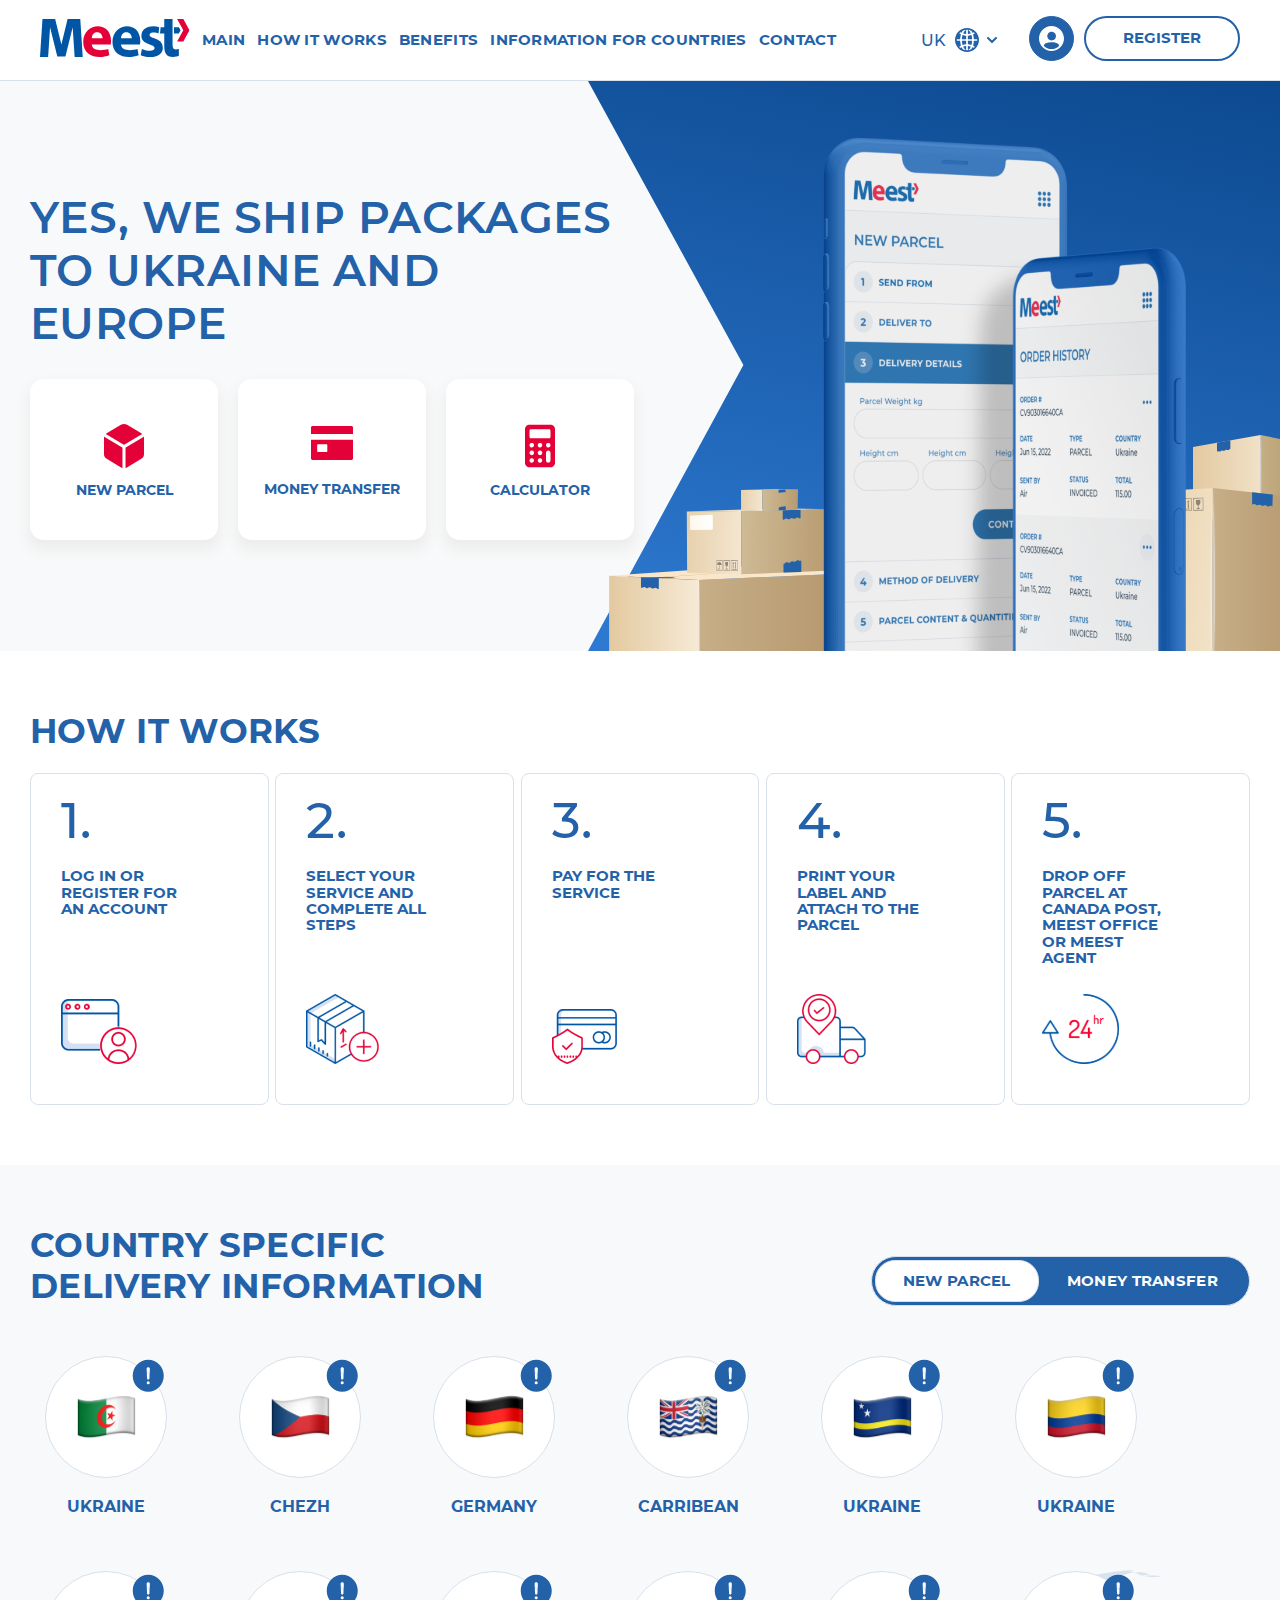
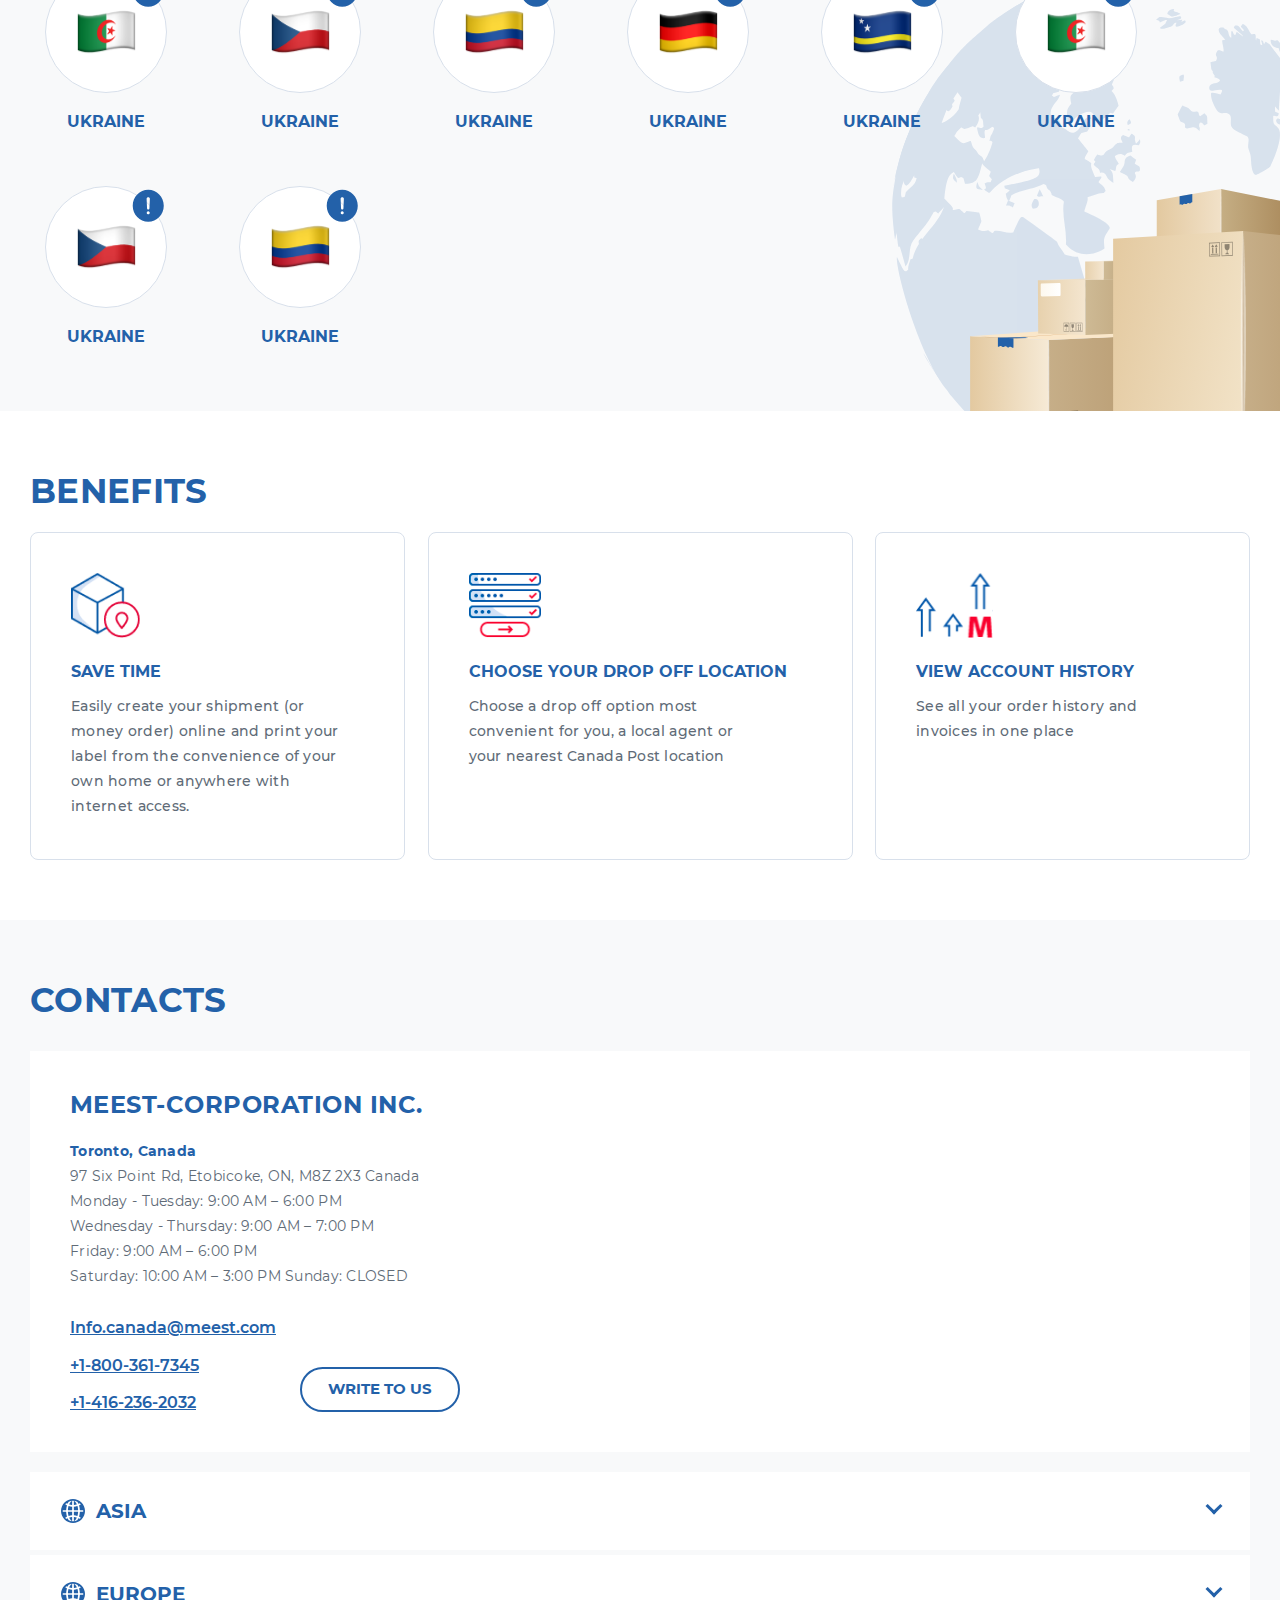
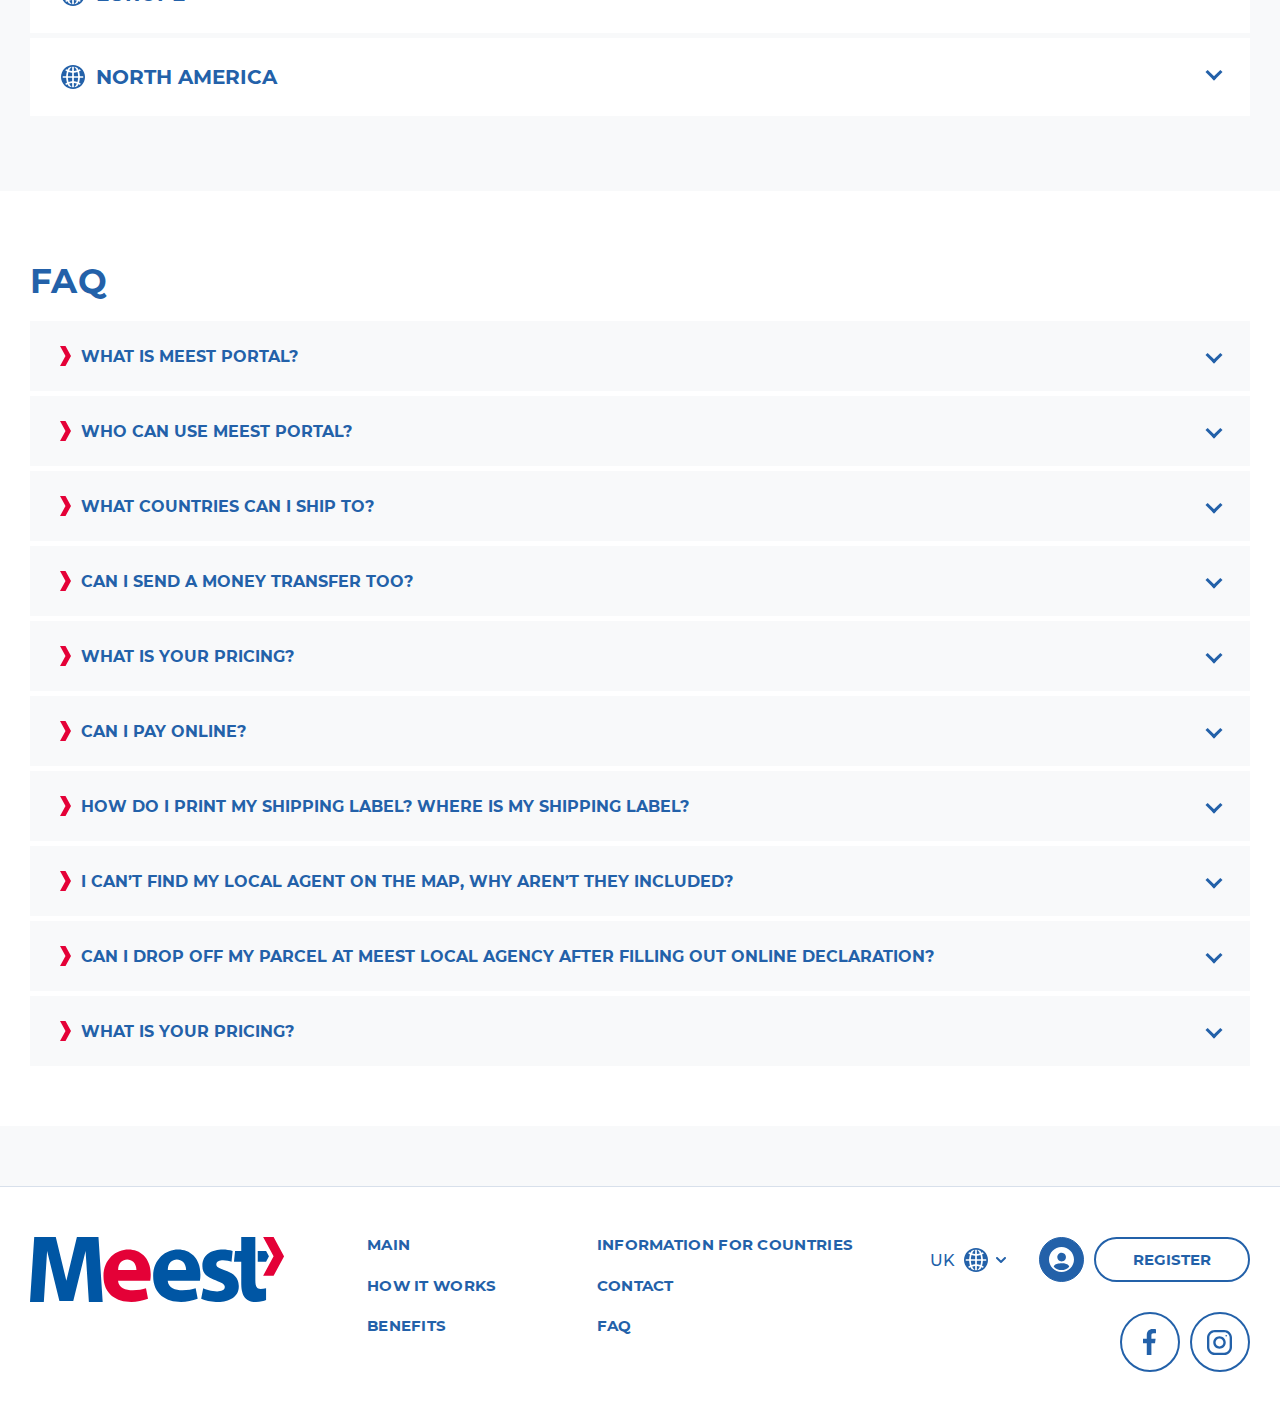
<file: index.html>
<!DOCTYPE html>
<html lang="en">

<head>
    <meta charset="UTF-8">
    <meta http-equiv="X-UA-Compatible" content="IE=edge">
    <meta name="viewport" content="width=device-width, initial-scale=1.0">
    <title>meest-express</title>
    <link rel="stylesheet" href="./styles/font.css">
    <link rel="stylesheet" href="./styles/style.css">
    <link rel="stylesheet" href="./styles/variables.css">
    <link rel="stylesheet" href="./styles/modal.css">
</head>

<body>
    <header class="header">
        <a href=""><img class="logo" src="./images/logo.svg" alt="logo"></a>
        <label for="mobile-menu" class="toggled"></label>
        <input type="checkbox" id="mobile-menu" class="hidden">
        <div id="icon2">
            <span></span>
            <span></span>
            <span></span>
            <span></span>
            <span></span>
            <span></span>
            <span></span>
            <span></span>
            <span></span>
        </div>
        <div class="header-container">
            <div class="navigation">
                <div class="mobile__menu-button">
                    <a href="https://www.mymeest.ca/MeestPortal/login" target="_blank" class="credentials__avatar">
                        <img class="credentials__avatar-img" src="./images/ava.svg" alt="ava" />
                        <span class="credentials__avatar-text">LOGIN</span>
                    </a>
                    <a href="https://www.mymeest.ca/MeestPortal/login" target="_blank"
                        class="credentials__button"><span>REGISTER</span></a>
                </div>
                <ul class="nav__list">
                    <li class="nav__list-item"><a href="#main" class="footer__group-link">MAin</a></li>
                    <li class="nav__list-item"><a href="#how-it-works" class="footer__group-link">How it works</a></li>
                    <li class="nav__list-item"><a href="#benefts" class="footer__group-link">Benefits</a></li>
                    <li class="nav__list-item"><a href="#information-for-countries"
                            class="footer__group-link">Information for countries</a></li>
                    <li class="nav__list-item"><a href="#contacts" class="footer__group-link">Сontact</a></li>
                </ul>
            </div>
            <div class="credentials-header">
                <div class="header__group-social visiblity">
                    <a href=""><img src="./images/facebook.svg" alt="facebook"
                            class="footer__group-network mobile__group-network"></a>
                    <a href=""><img src="./images/instagram.svg" alt="instagram"
                            class="footer__group-network mobile__group-network"></a>
                </div>
                <label for="credential-input" class="credential__label"></label>
                <input type="checkbox" id="credential-input" class="credential__input">
                <div class="credential__language credential-before">
                    <div class="credential__label-language">UK</div>
                    <img src="./images/lang.svg" alt="">
                    <img src="./images/opening.svg" alt="open" class="credential-img ">
                </div>
                <div class="credentials__list">
                    <div class="credentials__list-item credentials__list-item-header"><span
                            class="credentials__list-text">Ukraine</span>
                        <div class="credentials__list-checked"></div>
                    </div>
                    <div class="credentials__list-line"></div>
                    <div class="credentials__list-item credentials__list-item-header"><span
                            class="credentials__list-text">English</span>
                        <div class="credentials__list-checked" style="display:none"></div>
                    </div>
                    <div class="credentials__list-line"></div>
                    <div class="credentials__list-item credentials__list-item-header"><span
                            class="credentials__list-text">Russian</span>
                        <div class="credentials__list-checked" style="display:none"></div>
                    </div>
                </div>
            </div>
        </div>

    </header>
    <section id="main">
        <div class="container">
            <div class="first">
                <h1 class="first-title">Yes, We Ship Packages to Ukraine and Europe</h1>
                <div class="first-buttons">
                    <a href="https://www.mymeest.ca/MeestPortal/login" target="_blank" class="credentials__avatar">
                        <img class="credentials__avatar-img" src="./images/ava.svg" alt="ava" />
                        <span class="credentials__avatar-text">LOGIN</span>
                    </a>
                    <a href="https://www.mymeest.ca/MeestPortal/login" target="_blank"
                        class="credentials__button"><span>REGISTER</span></a>
                </div>
                <div class="first__links">
                    <a href="https://www.mymeest.ca/MeestPortal/login" target="_blank" class="first__links-item">
                        <img class="first__links-img" src="./images/first-coub.svg" alt="coub">
                        <div class="first__links-text">New parcel</div>
                    </a>
                    <a href="https://www.mymeest.ca/MeestPortal/login" target="_blank" class="first__links-item">
                        <img class="first__links-img" src="./images/card.svg" alt="coub">
                        <div class="first__links-text">Money transfer</div>
                    </a>
                    <a href="" class="first__links-item">
                        <img class="first__links-img" src="./images/calculator.svg" alt="coub">
                        <div class="first__links-text">Calculator</div>
                    </a>
                </div>
            </div>
        </div>
    </section>
    <section id="how-it-works">
        <div class="container">
            <div class="works__wrap">
                <h2 class="works__title">How it works</h2>
                <div class="works__box">
                    <div class="works__box-item">
                        <div class="works__box-number">1.</div>
                        <p class="works__box-text">Log in or Register for an Account</p>
                        <img src="./images/works1.png" alt="how-it-works-1" class="works__box-img">
                    </div>
                    <div class="works__box-item">
                        <div class="works__box-number">2.</div>
                        <p class="works__box-text">Select Your Service and Complete All Steps</p>
                        <img src="./images/coub.png" alt="how-it-works-2" class="works__box-img">
                    </div>
                    <div class="works__box-item">
                        <div class="works__box-number">3.</div>
                        <p class="works__box-text">Pay for the Service</p>
                        <img src="./images/works3.png" alt="how-it-works-3" class="works__box-img">
                    </div>
                    <div class="works__box-item">
                        <div class="works__box-number">4.</div>
                        <p class="works__box-text">Print Your Label and Attach to the Parcel</p>
                        <img src="./images/works4.png" alt="how-it-works-4" class="works__box-img">
                    </div>
                    <div class="works__box-item">
                        <div class="works__box-number">5.</div>
                        <p class="works__box-text">Drop off Parcel at Canada Post, Meest office or Meest Agent</p>
                        <img src="./images/works5.svg" alt="how-it-works-5" class="works__box-img">
                    </div>
                </div>
            </div>
        </div>
    </section>
    <section id="information-for-countries">
        <div class="container">
            <div class="info__wrap">
                <h2 class="info__wrap-title">Country specific delivery information</h2>
                <div class="info__wrap-buttons">
                    <label for="parcel" class="info__wrap-link"><input type="radio" id="parcel" /><span
                            class="info__wrap-radio info__wrap-radio-active">New parcel</span></label>
                    <label for="transfer" class="info__wrap-link"><input type="radio" id="transfer" /><span
                            class="info__wrap-radio">Money transfer</span></label>
                </div>
            </div>
            <div class="parcel-notice" data-country = "Ukraine" class="modal__wrap" style="display:none;">
                <div class="modal__notice">
                    <div class="modal__notice-header">
                        <div class="modal__notice-sign"></div>
                        <p class="modal__notice-title">Зверніть увагу</p>
                        <div class="modal__notice-close"></div>
                    </div>
                    <div class="modal__notice-content">
                        <div class="modal__notice-content-wrap">
                            <div class="modal__notice-bold">При відправленні посилки в <span class="modal__notice-country">Ukraine</span> діють обмеження:</div>
                            <div class="modal__notice-text">
                                <div class="modal__notice-text-header inline">Мінімальний розмір посилки:</div><span>21,0 x
                                    14,8</span> см.
                                <div class="modal__notice-text-header">Максимальні розміри посилки:</div>
                                <div class="modal__notice-list">- до відділення пошти: <span> 38 x 50 x 39</span> см;</div>
                                <div class="modal__notice-list">- кур'єрська доставка: найдовша сторона <span>70</span> см,
                                    максимальна окружність посилки <span> 150</span> см.</div>
                            </div>
                            <div class="modal__notice-text">
                                <div class="modal__notice-text-header">Максимальна вага:</div>
                                <div class="modal__notice-list">- до <span>30</span> кг (кур'єрська доставка);</div>
                                <div class="modal__notice-list">- до <span>20</span> кг (відділення національної пошти країни
                                    отримувача).</div>
                            </div>
                            <div class="modal__notice-text">
                                <div class="modal__notice-text-header inline">Максимальна вартість посилки без сплати мита:
                                </div>до <span>44,99€</span> без мита та ПДВ.
                                <div class="modal__notice-list">
                                    <div class="modal__notice-text-header inline"> Максимальна вартість посилки:</div>від
                                    <span>45€</span> до <span>150€ </span> оплата мита та ПДВ отримувачем в країні призначення.
                                </div>
                            </div>
                            <div class="modal__notice-text">
                                <div class="modal__notice-text-header inline">Тип доставки</div> – адресно до дверей; відділення
                                національної пошти країни отримувача.
                            </div>
                            <div class="modal__notice-text">З детальнішою інформацією щодо вимог та обмежень до посилки
                                дізнайтесь за посиланням нижче</div>
                            <div class="modal__notice-button-wrap">
                                <a href="" class="modal__notice-button"><span>Обмеження для відправлень</span></a>
                            </div>
                        </div>
                    </div>
                </div>
            </div>
            <div class="parcel-notice" data-country = "Chezh" class="modal__wrap" style="display:none;">
                <div class="modal__notice">
                    <div class="modal__notice-header">
                        <div class="modal__notice-sign"></div>
                        <p class="modal__notice-title">Зверніть увагу</p>
                        <div class="modal__notice-close"></div>
                    </div>
                    <div class="modal__notice-content">
                        <div class="modal__notice-content-wrap">
                            <div class="modal__notice-bold">При відправленні посилки в <span class="modal__notice-country">Chezh</span> діють обмеження:</div>
                            <div class="modal__notice-text">
                                <div class="modal__notice-text-header inline">Мінімальний розмір посилки:</div><span>21,0 x
                                    14,8</span> см.
                                <div class="modal__notice-text-header">Максимальні розміри посилки:</div>
                                <div class="modal__notice-list">- до відділення пошти: <span> 38 x 50 x 39</span> см;</div>
                                <div class="modal__notice-list">- кур'єрська доставка: найдовша сторона <span>70</span> см,
                                    максимальна окружність посилки <span> 150</span> см.</div>
                            </div>
                            <div class="modal__notice-text">
                                <div class="modal__notice-text-header">Максимальна вага:</div>
                                <div class="modal__notice-list">- до <span>30</span> кг (кур'єрська доставка);</div>
                                <div class="modal__notice-list">- до <span>20</span> кг (відділення національної пошти країни
                                    отримувача).</div>
                            </div>
                            <div class="modal__notice-text">
                                <div class="modal__notice-text-header inline">Максимальна вартість посилки без сплати мита:
                                </div>до <span>44,99€</span> без мита та ПДВ.
                                <div class="modal__notice-list">
                                    <div class="modal__notice-text-header inline"> Максимальна вартість посилки:</div>від
                                    <span>45€</span> до <span>150€ </span> оплата мита та ПДВ отримувачем в країні призначення.
                                </div>
                            </div>
                            <div class="modal__notice-text">
                                <div class="modal__notice-text-header inline">Тип доставки</div> – адресно до дверей; відділення
                                національної пошти країни отримувача.
                            </div>
                            <div class="modal__notice-text">З детальнішою інформацією щодо вимог та обмежень до посилки
                                дізнайтесь за посиланням нижче</div>
                            <div class="modal__notice-button-wrap">
                                <a href="" class="modal__notice-button"><span>Обмеження для відправлень</span></a>
                            </div>
                        </div>
                    </div>
                </div>
            </div>
            <div class="parcel-notice" data-country = "Germany" class="modal__wrap" style="display:none;">
                <div class="modal__notice">
                    <div class="modal__notice-header">
                        <div class="modal__notice-sign"></div>
                        <p class="modal__notice-title">Зверніть увагу</p>
                        <div class="modal__notice-close"></div>
                    </div>
                    <div class="modal__notice-content">
                        <div class="modal__notice-content-wrap">
                            <div class="modal__notice-bold">При відправленні посилки в <span class="modal__notice-country">Germany</span> діють обмеження:</div>
                            <div class="modal__notice-text">
                                <div class="modal__notice-text-header inline">Мінімальний розмір посилки:</div><span>21,0 x
                                    14,8</span> см.
                                <div class="modal__notice-text-header">Максимальні розміри посилки:</div>
                                <div class="modal__notice-list">- до відділення пошти: <span> 38 x 50 x 39</span> см;</div>
                                <div class="modal__notice-list">- кур'єрська доставка: найдовша сторона <span>70</span> см,
                                    максимальна окружність посилки <span> 150</span> см.</div>
                            </div>
                            <div class="modal__notice-text">
                                <div class="modal__notice-text-header">Максимальна вага:</div>
                                <div class="modal__notice-list">- до <span>30</span> кг (кур'єрська доставка);</div>
                                <div class="modal__notice-list">- до <span>20</span> кг (відділення національної пошти країни
                                    отримувача).</div>
                            </div>
                            <div class="modal__notice-text">
                                <div class="modal__notice-text-header inline">Максимальна вартість посилки без сплати мита:
                                </div>до <span>44,99€</span> без мита та ПДВ.
                                <div class="modal__notice-list">
                                    <div class="modal__notice-text-header inline"> Максимальна вартість посилки:</div>від
                                    <span>45€</span> до <span>150€ </span> оплата мита та ПДВ отримувачем в країні призначення.
                                </div>
                            </div>
                            <div class="modal__notice-text">
                                <div class="modal__notice-text-header inline">Тип доставки</div> – адресно до дверей; відділення
                                національної пошти країни отримувача.
                            </div>
                            <div class="modal__notice-text">З детальнішою інформацією щодо вимог та обмежень до посилки
                                дізнайтесь за посиланням нижче</div>
                            <div class="modal__notice-button-wrap">
                                <a href="" class="modal__notice-button"><span>Обмеження для відправлень</span></a>
                            </div>
                        </div>
                    </div>
                </div>
            </div>
            <div class="parcel-notice" data-country = "Carribean"  class="modal__wrap" style="display:none;">
                <div class="modal__notice">
                    <div class="modal__notice-header">
                        <div class="modal__notice-sign"></div>
                        <p class="modal__notice-title">Зверніть увагу</p>
                        <div class="modal__notice-close"></div>
                    </div>
                    <div class="modal__notice-content">
                        <div class="modal__notice-content-wrap">
                            <div class="modal__notice-bold">При відправленні посилки в <span class="modal__notice-country">Carribean</span> діють обмеження:</div>
                            <div class="modal__notice-text">
                                <div class="modal__notice-text-header inline">Мінімальний розмір посилки:</div><span>21,0 x
                                    14,8</span> см.
                                <div class="modal__notice-text-header">Максимальні розміри посилки:</div>
                                <div class="modal__notice-list">- до відділення пошти: <span> 38 x 50 x 39</span> см;</div>
                                <div class="modal__notice-list">- кур'єрська доставка: найдовша сторона <span>70</span> см,
                                    максимальна окружність посилки <span> 150</span> см.</div>
                            </div>
                            <div class="modal__notice-text">
                                <div class="modal__notice-text-header">Максимальна вага:</div>
                                <div class="modal__notice-list">- до <span>30</span> кг (кур'єрська доставка);</div>
                                <div class="modal__notice-list">- до <span>20</span> кг (відділення національної пошти країни
                                    отримувача).</div>
                            </div>
                            <div class="modal__notice-text">
                                <div class="modal__notice-text-header inline">Максимальна вартість посилки без сплати мита:
                                </div>до <span>44,99€</span> без мита та ПДВ.
                                <div class="modal__notice-list">
                                    <div class="modal__notice-text-header inline"> Максимальна вартість посилки:</div>від
                                    <span>45€</span> до <span>150€ </span> оплата мита та ПДВ отримувачем в країні призначення.
                                </div>
                            </div>
                            <div class="modal__notice-text">
                                <div class="modal__notice-text-header inline">Тип доставки</div> – адресно до дверей; відділення
                                національної пошти країни отримувача.
                            </div>
                            <div class="modal__notice-text">З детальнішою інформацією щодо вимог та обмежень до посилки
                                дізнайтесь за посиланням нижче</div>
                            <div class="modal__notice-button-wrap">
                                <a href="" class="modal__notice-button"><span>Обмеження для відправлень</span></a>
                            </div>
                        </div>
                    </div>
                </div>
            </div>
            <div class="info__countries" id="parcellist">
                <div class="info__countries-item" data-country = "Ukraine">
                    <div class="info__countries-image">
                        <img src="./images/flags/algeria.svg" alt="algeria" class="info__countries-img">
                        <div class="info__countries-notice"></div>
                    </div>
                    <p class="info__countries-name">Ukraine</p>
                </div>
                <div class="info__countries-item" data-country = "Chezh">
                    <div class="info__countries-image">
                        <img src="./images/flags/chezh.svg" alt="chezh" class="info__countries-img">
                        <div class="info__countries-notice"></div>
                    </div>
                    <p class="info__countries-name">Chezh</p>
                </div>
                <div class="info__countries-item" data-country = "Germany">
                    <div class="info__countries-image">
                        <img src="./images/flags/germany.svg" alt="germany" class="info__countries-img">
                        <div class="info__countries-notice"></div>
                    </div>
                    <p class="info__countries-name">Germany</p>
                </div>
                <div class="info__countries-item" data-country = "Carribean">
                    <div class="info__countries-image">
                        <img src="./images/flags/ascension.svg" alt="ascension" class="info__countries-img">
                        <div class="info__countries-notice"></div>
                    </div>
                    <p class="info__countries-name">Carribean</p>
                </div>
                <div class="info__countries-item" data-country = "">
                    <div class="info__countries-image">
                        <img src="./images/flags/unknown.svg" alt="unknown" class="info__countries-img">
                        <div class="info__countries-notice"></div>
                    </div>
                    <p class="info__countries-name">Ukraine</p>
                </div>
                <div class="info__countries-item">
                    <div class="info__countries-image">
                        <img src="./images/flags/colombia.svg" alt="colombia" class="info__countries-img">
                        <div class="info__countries-notice"></div>
                    </div>
                    <p class="info__countries-name">Ukraine</p>
                </div>
                <div class="info__countries-item">
                    <div class="info__countries-image">
                        <img src="./images/flags/algeria.svg" alt="algeria" class="info__countries-img">
                        <div class="info__countries-notice"></div>
                    </div>
                    <p class="info__countries-name">Ukraine</p>
                </div>
                <div class="info__countries-item">
                    <div class="info__countries-image">
                        <img src="./images/flags/chezh.svg" alt="chezh" class="info__countries-img">
                        <div class="info__countries-notice"></div>
                    </div>
                    <p class="info__countries-name">Ukraine</p>
                </div>
                <div class="info__countries-item">
                    <div class="info__countries-image">
                        <img src="./images/flags/colombia.svg" alt="colombia" class="info__countries-img">
                        <div class="info__countries-notice"></div>
                    </div>
                    <p class="info__countries-name">Ukraine</p>
                </div>
                <div class="info__countries-item">
                    <div class="info__countries-image">
                        <img src="./images/flags/germany.svg" alt="germany" class="info__countries-img">
                        <div class="info__countries-notice"></div>
                    </div>
                    <p class="info__countries-name">Ukraine</p>
                </div>
                <div class="info__countries-item">
                    <div class="info__countries-image">
                        <img src="./images/flags/unknown.svg" alt="unknown" class="info__countries-img">
                        <div class="info__countries-notice"></div>
                    </div>
                    <p class="info__countries-name">Ukraine</p>
                </div>
                <div class="info__countries-item">
                    <div class="info__countries-image">
                        <img src="./images/flags/algeria.svg" alt="algeria" class="info__countries-img">
                        <div class="info__countries-notice"></div>
                    </div>
                    <p class="info__countries-name">Ukraine</p>
                </div>
                <div class="info__countries-item">
                    <div class="info__countries-image">
                        <img src="./images/flags/chezh.svg" alt="chezh" class="info__countries-img">
                        <div class="info__countries-notice"></div>
                    </div>
                    <p class="info__countries-name">Ukraine</p>
                </div>
                <div class="info__countries-item">
                    <div class="info__countries-image">
                        <img src="./images/flags/colombia.svg" alt="colombia" class="info__countries-img">
                        <div class="info__countries-notice"></div>
                    </div>
                    <p class="info__countries-name">Ukraine</p>
                </div>
            </div>
            <div class="info__countries" id="transferlist" style="display: none">
                <div class="info__countries-item" data-country = "Ukraine">
                    <div class="info__countries-image">
                        <img src="./images/flags/germany.svg" alt="germany" class="info__countries-img">
                        <div class="info__countries-notice"></div>
                    </div>
                    <p class="info__countries-name">Ukraine</p>
                </div>
                <div class="info__countries-item">
                    <div class="info__countries-image">
                        <img src="./images/flags/ascension.svg" alt="ascension" class="info__countries-img">
                        <div class="info__countries-notice"></div>
                    </div>
                    <p class="info__countries-name">Ukraine</p>
                </div>
                <div class="info__countries-item">
                    <div class="info__countries-image">
                        <img src="./images/flags/unknown.svg" alt="unknown" class="info__countries-img">
                        <div class="info__countries-notice"></div>
                    </div>
                    <p class="info__countries-name">Ukraine</p>
                </div>
                <div class="info__countries-item">
                    <div class="info__countries-image">
                        <img src="./images/flags/colombia.svg" alt="colombia" class="info__countries-img">
                        <div class="info__countries-notice"></div>
                    </div>
                    <p class="info__countries-name">Ukraine</p>
                </div>
                <div class="info__countries-item">
                    <div class="info__countries-image">
                       <img src="./images/flags/algeria.svg" alt="algeria" class="info__countries-img">
                       <div class="info__countries-notice"></div>
                    </div>
                    <p class="info__countries-name">Ukraine</p>
                </div>
                <div class="info__countries-item">
                    <div class="info__countries-image">
                        <img src="./images/flags/chezh.svg" alt="chezh" class="info__countries-img">
                        <div class="info__countries-notice"></div>
                    </div>
                    <p class="info__countries-name">Ukraine</p>
                </div>
                <div class="info__countries-item">
                    <div class="info__countries-image">
                        <img src="./images/flags/colombia.svg" alt="colombia" class="info__countries-img">
                        <div class="info__countries-notice"></div>
                    </div>
                    <p class="info__countries-name">Ukraine</p>
                </div>
                <div class="info__countries-item">
                    <div class="info__countries-image">
                       <img src="./images/flags/germany.svg" alt="germany" class="info__countries-img">
                       <div class="info__countries-notice"></div>
                    </div>
                    <p class="info__countries-name">Ukraine</p>
                </div>
                <div class="info__countries-item">
                    <div class="info__countries-image">
                        <img src="./images/flags/unknown.svg" alt="unknown" class="info__countries-img">
                        <div class="info__countries-notice"></div>
                    </div>
                    <p class="info__countries-name">Ukraine</p>
                </div>
                <div class="info__countries-item">
                    <div class="info__countries-image">
                        <img src="./images/flags/algeria.svg" alt="algeria" class="info__countries-img">
                        <div class="info__countries-notice"></div>
                    </div>
                    <p class="info__countries-name">Ukraine</p>
                </div>
                <div class="info__countries-item">
                    <div class="info__countries-image">
                        <img src="./images/flags/chezh.svg" alt="chezh" class="info__countries-img">
                        <div class="info__countries-notice"></div>
                    </div>
                    <p class="info__countries-name">Ukraine</p>
                </div>
                <div class="info__countries-item">
                    <div class="info__countries-image">
                        <img src="./images/flags/colombia.svg" alt="colombia" class="info__countries-img">
                        <div class="info__countries-notice"></div>
                    </div>
                    <p class="info__countries-name">Ukraine</p>
                </div>
            </div>
        </div>
    </section>
    <section id="benefts">
        <div class="container">
            <h2 class="benefits__title">Benefits</h2>
            <div class="benefits__list">
                <div class="benefits__list-item">
                    <img src="./images/benefits1.png" alt="benefits1" class="benefits__list-img">
                    <div class="benefits__list-title">Save Time</div>
                    <p class="benefits__list-text">Easily create your shipment (or money order) online and print your
                        label from the convenience of your own home or anywhere with internet access.</p>
                </div>
                <div class="benefits__list-item">
                    <img src="./images/benefits2.svg" alt="benefits2" class="benefits__list-img">
                    <div class="benefits__list-title">Choose Your Drop off Location</div>
                    <p class="benefits__list-text">Choose a drop off option most convenient for you, a local agent or
                        your nearest Canada Post location</p>
                </div>
                <div class="benefits__list-item">
                    <img src="./images/benefits3.svg" alt="benefits3" class="benefits__list-img">
                    <div class="benefits__list-title">View Account History</div>
                    <p class="benefits__list-text">See all your order history and invoices in one place</p>
                </div>
            </div>
        </div>
    </section>
    <section id="contacts">
        <div class="container">
            <h2 class="contacts__title">Contacts</h2>
            <div class="contacts__video">
                <div class="contacts__video-text">
                    <h5 class="contacts__video-header">Meest-Corporation Inc.</h5>
                    <p class="contacts__video-first-content">Toronto, Canada</p>
                    <p class="contacts__video-second-content">
                        <span class="contacts__video-content">97 Six Point Rd, Etobicoke, ON, M8Z 2X3 Canada</span>
                        <span class="contacts__video-content">Monday - Tuesday: 9:00 AM – 6:00 PM</span>
                        <span class="contacts__video-content">Wednesday - Thursday: 9:00 AM – 7:00 PM</span>
                        <span class="contacts__video-content">Friday: 9:00 AM – 6:00 PM</span>
                        <span class="contacts__video-content">Saturday: 10:00 AM – 3:00 PM</span>
                        <span class="contacts__video-content">Sunday: CLOSED</span>
                    </p>
                    <div class="contacts__video-list">
                        <div class="contacts__links">
                            <a href="mailto:Info.canada@meest.com"
                                class="contacts__video-link">Info.canada@meest.com</a>
                            <a href="tel:+1-800-361-7345" class="contacts__video-link">+1-800-361-7345</a>
                            <a href="tel:+1-416-236-2032" class="contacts__video-link">+1-416-236-2032</a>
                        </div>
                        <a class="contacts__video-button"><span>Write to us</span></a>
                    </div>
                </div>
                <div class="contacts__video-view">
                    <iframe class="contacts__video-iframe" src="https://www.youtube.com/embed/WzGa_EuglcA"
                        title="YouTube video player" frameborder="0"
                        allow="accelerometer; autoplay; clipboard-write; encrypted-media; gyroscope; picture-in-picture"
                        allowfullscreen></iframe>
                </div>
            </div>
            <div class="contacts__list">
                <details class="contacts__list-details">
                    <summary class="contacts__list-continent"><img src="./images/lang.svg" class="contacts__list-img"
                            alt="contacts-sign"><span class="contacts__list-continent-name">Asia</span></summary>
                    <div class="contacts__list-block">
                        <div class="contacts__list-item">
                            <div class="contacts__list-col1">
                                <span>Meest China</span>
                                <a href="https://cn.meest.com/" target="_blank" class="contacts__list-icon">
                                    <img src="./images/contacts-ico.svg" alt="" class="contacts__list-svg">
                                </a>
                            </div>
                            <div class="contacts__list-row">
                                <div class="contacts__list-columns-wrap">
                                    <div class="contacts__list-col2">
                                        <div class="contacts__list-city">Guangzhou, China </div>
                                        <div class="contacts__list-adress">Panyu District, Hanxi country, Zhongcun
                                            Street, No. 8 First Lane, 1rd floor</div>
                                    </div>
                                    <div class="contacts__list-col3">
                                        <a href="malto:support@meest.cn"
                                            class="contacts__list-anchor">support@meest.cn</a>
                                    </div>
                                    <div class="contacts__list-col4">
                                        <a href="tel:+380442244515" class="contacts__list-anchor">+380442244515</a>
                                    </div>
                                </div>
                                <div class="contacts__list-columns-wrap">
                                    <div class="contacts__list-col2">
                                        <div class="contacts__list-city"> 广州 广东, China </div>
                                        <div class="contacts__list-adress">广州市番禺区钟村镇汉溪村一巷8号1层。511495</div>
                                    </div>
                                    <div class="contacts__list-col3">
                                        <a href="#" class="contacts__list-anchor"></a>
                                    </div>
                                    <div class="contacts__list-col4">
                                        <a href="#" class="contacts__list-anchor"></a>
                                    </div>
                                </div>
                            </div>
                        </div>
                        <div class="contacts__list-item">
                            <div class="contacts__list-col1">
                                <span>Meest Kazakhstan</span>
                                <a href="https://kz.meest.com" target="_blank" class="contacts__list-icon">
                                    <img src="./images/contacts-ico.svg" alt="" class="contacts__list-svg">
                                </a>
                            </div>
                            <div class="contacts__list-row">
                                <div class="contacts__list-columns-wrap">
                                    <div class="contacts__list-col2">
                                        <div class="contacts__list-city"> 00-124 Warszawa, Poland </div>
                                        <div class="contacts__list-adress">Rondo ONZ 1</div>
                                    </div>
                                    <div class="contacts__list-col3">
                                        <a href="" class="contacts__list-anchor"></a>
                                    </div>
                                    <div class="contacts__list-col4">
                                        <a href="" class="contacts__list-anchor"></a>
                                    </div>
                                </div>
                            </div>
                        </div>
                        <div class="contacts__list-item">
                            <div class="contacts__list-col1">
                                <span>Meest Israel</span>
                                <a href="https://il.meest.com" target="_blank" class="contacts__list-icon">
                                    <img src="./images/contacts-ico.svg" alt="" class="contacts__list-svg">
                                </a>
                            </div>
                            <div class="contacts__list-row">
                                <div class="contacts__list-columns-wrap">
                                    <div class="contacts__list-col2">
                                        <div class="contacts__list-city"> 00-124 Warszawa, Poland </div>
                                        <div class="contacts__list-adress">Rondo ONZ 1</div>
                                    </div>
                                    <div class="contacts__list-col3">
                                        <a href="" class="contacts__list-anchor"></a>
                                    </div>
                                    <div class="contacts__list-col4">
                                        <a href="" class="contacts__list-anchor"></a>
                                    </div>
                                </div>
                            </div>
                        </div>
                    </div>
                </details>
                <details class="contacts__list-details">
                    <summary class="contacts__list-continent"><img src="./images/lang.svg" class="contacts__list-img"
                            alt="contacts-sign"><span class="contacts__list-continent-name">Europe</span></summary>
                    <div class="contacts__list-block">
                        <div class="contacts__list-item">
                            <div class="contacts__list-col1">
                                <span>Meest China</span>
                                <a href="https://cn.meest.com/" target="_blank" class="contacts__list-icon">
                                    <img src="./images/contacts-ico.svg" alt="" class="contacts__list-svg">
                                </a>
                            </div>
                            <div class="contacts__list-row">
                                <div class="contacts__list-columns-wrap">
                                    <div class="contacts__list-col2">
                                        <div class="contacts__list-city">Guangzhou, China </div>
                                        <div class="contacts__list-adress">Panyu District, Hanxi country, Zhongcun
                                            Street, No. 8 First Lane, 1rd floor</div>
                                    </div>
                                    <div class="contacts__list-col3">
                                        <a href="malto:support@meest.cn"
                                            class="contacts__list-anchor">support@meest.cn</a>
                                    </div>
                                    <div class="contacts__list-col4">
                                        <a href="tel:+380442244515" class="contacts__list-anchor">+380442244515</a>
                                    </div>
                                </div>
                                <div class="contacts__list-columns-wrap">
                                    <div class="contacts__list-col2">
                                        <div class="contacts__list-city"> 广州 广东, China </div>
                                        <div class="contacts__list-adress">广州市番禺区钟村镇汉溪村一巷8号1层。511495</div>
                                    </div>
                                    <div class="contacts__list-col3">
                                        <a href="#" class="contacts__list-anchor"></a>
                                    </div>
                                    <div class="contacts__list-col4">
                                        <a href="#" class="contacts__list-anchor"></a>
                                    </div>
                                </div>
                            </div>
                        </div>
                        <div class="contacts__list-item">
                            <div class="contacts__list-col1">
                                <span>Meest Kazakhstan</span>
                                <a href="https://kz.meest.com" target="_blank" class="contacts__list-icon">
                                    <img src="./images/contacts-ico.svg" alt="" class="contacts__list-svg">
                                </a>
                            </div>
                            <div class="contacts__list-row">
                                <div class="contacts__list-columns-wrap">
                                    <div class="contacts__list-col2">
                                        <div class="contacts__list-city"> 00-124 Warszawa, Poland </div>
                                        <div class="contacts__list-adress">Rondo ONZ 1</div>
                                    </div>
                                    <div class="contacts__list-col3">
                                        <a href="" class="contacts__list-anchor"></a>
                                    </div>
                                    <div class="contacts__list-col4">
                                        <a href="" class="contacts__list-anchor"></a>
                                    </div>
                                </div>
                            </div>
                        </div>
                        <div class="contacts__list-item">
                            <div class="contacts__list-col1">
                                <span>Meest Israel</span>
                                <a href="https://il.meest.com" target="_blank" class="contacts__list-icon">
                                    <img src="./images/contacts-ico.svg" alt="" class="contacts__list-svg">
                                </a>
                            </div>
                            <div class="contacts__list-row">
                                <div class="contacts__list-columns-wrap">
                                    <div class="contacts__list-col2">
                                        <div class="contacts__list-city"> 00-124 Warszawa, Poland </div>
                                        <div class="contacts__list-adress">Rondo ONZ 1</div>
                                    </div>
                                    <div class="contacts__list-col3">
                                        <a href="" class="contacts__list-anchor"></a>
                                    </div>
                                    <div class="contacts__list-col4">
                                        <a href="" class="contacts__list-anchor"></a>
                                    </div>
                                </div>
                            </div>
                        </div>
                        <div class="contacts__list-item">
                            <div class="contacts__list-col1">
                                <span>Meest China</span>
                                <a href="https://cn.meest.com/" target="_blank" class="contacts__list-icon">
                                    <img src="./images/contacts-ico.svg" alt="" class="contacts__list-svg">
                                </a>
                            </div>
                            <div class="contacts__list-row">
                                <div class="contacts__list-columns-wrap">
                                    <div class="contacts__list-col2">
                                        <div class="contacts__list-city">Guangzhou, China </div>
                                        <div class="contacts__list-adress">Panyu District, Hanxi country, Zhongcun
                                            Street, No. 8 First Lane, 1rd floor</div>
                                    </div>
                                    <div class="contacts__list-col3">
                                        <a href="malto:support@meest.cn"
                                            class="contacts__list-anchor">support@meest.cn</a>
                                    </div>
                                    <div class="contacts__list-col4">
                                        <a href="tel:+380442244515" class="contacts__list-anchor">+380442244515</a>
                                    </div>
                                </div>
                                <div class="contacts__list-columns-wrap">
                                    <div class="contacts__list-col2">
                                        <div class="contacts__list-city"> 广州 广东, China </div>
                                        <div class="contacts__list-adress">广州市番禺区钟村镇汉溪村一巷8号1层。511495</div>
                                    </div>
                                    <div class="contacts__list-col3">
                                        <a href="#" class="contacts__list-anchor"></a>
                                    </div>
                                    <div class="contacts__list-col4">
                                        <a href="#" class="contacts__list-anchor"></a>
                                    </div>
                                </div>
                            </div>
                        </div>
                        <div class="contacts__list-item">
                            <div class="contacts__list-col1">
                                <span>Meest Kazakhstan</span>
                                <a href="https://kz.meest.com" target="_blank" class="contacts__list-icon">
                                    <img src="./images/contacts-ico.svg" alt="" class="contacts__list-svg">
                                </a>
                            </div>
                            <div class="contacts__list-row">
                                <div class="contacts__list-columns-wrap">
                                    <div class="contacts__list-col2">
                                        <div class="contacts__list-city"> 00-124 Warszawa, Poland </div>
                                        <div class="contacts__list-adress">Rondo ONZ 1</div>
                                    </div>
                                    <div class="contacts__list-col3">
                                        <a href="" class="contacts__list-anchor"></a>
                                    </div>
                                    <div class="contacts__list-col4">
                                        <a href="" class="contacts__list-anchor"></a>
                                    </div>
                                </div>
                            </div>
                        </div>
                        <div class="contacts__list-item">
                            <div class="contacts__list-col1">
                                <span>Meest Israel</span>
                                <a href="https://il.meest.com" target="_blank" class="contacts__list-icon">
                                    <img src="./images/contacts-ico.svg" alt="" class="contacts__list-svg">
                                </a>
                            </div>
                            <div class="contacts__list-row">
                                <div class="contacts__list-columns-wrap">
                                    <div class="contacts__list-col2">
                                        <div class="contacts__list-city"> 00-124 Warszawa, Poland </div>
                                        <div class="contacts__list-adress">Rondo ONZ 1</div>
                                    </div>
                                    <div class="contacts__list-col3">
                                        <a href="" class="contacts__list-anchor"></a>
                                    </div>
                                    <div class="contacts__list-col4">
                                        <a href="" class="contacts__list-anchor"></a>
                                    </div>
                                </div>
                            </div>
                        </div>
                    </div>
                </details>
                <details class="contacts__list-details">
                    <summary class="contacts__list-continent"><img src="./images/lang.svg" class="contacts__list-img"
                            alt="contacts-sign"><span class="contacts__list-continent-name">North America</span>
                    </summary>
                    <div class="contacts__list-block">
                        <div class="contacts__list-item">
                            <div class="contacts__list-col1">
                                <span>Meest China</span>
                                <a href="https://cn.meest.com/" target="_blank" class="contacts__list-icon">
                                    <img src="./images/contacts-ico.svg" alt="" class="contacts__list-svg">
                                </a>
                            </div>
                            <div class="contacts__list-row">
                                <div class="contacts__list-columns-wrap">
                                    <div class="contacts__list-col2">
                                        <div class="contacts__list-city">Guangzhou, China </div>
                                        <div class="contacts__list-adress">Panyu District, Hanxi country, Zhongcun
                                            Street, No. 8 First Lane, 1rd floor</div>
                                    </div>
                                    <div class="contacts__list-col3">
                                        <a href="malto:support@meest.cn"
                                            class="contacts__list-anchor">support@meest.cn</a>
                                    </div>
                                    <div class="contacts__list-col4">
                                        <a href="tel:+380442244515" class="contacts__list-anchor">+380442244515</a>
                                    </div>
                                </div>
                                <div class="contacts__list-columns-wrap">
                                    <div class="contacts__list-col2">
                                        <div class="contacts__list-city"> 广州 广东, China </div>
                                        <div class="contacts__list-adress">广州市番禺区钟村镇汉溪村一巷8号1层。511495</div>
                                    </div>
                                    <div class="contacts__list-col3">
                                        <a href="#" class="contacts__list-anchor"></a>
                                    </div>
                                    <div class="contacts__list-col4">
                                        <a href="#" class="contacts__list-anchor"></a>
                                    </div>
                                </div>
                            </div>
                        </div>
                        <div class="contacts__list-item">
                            <div class="contacts__list-col1">
                                <span>Meest Kazakhstan</span>
                                <a href="https://kz.meest.com" target="_blank" class="contacts__list-icon">
                                    <img src="./images/contacts-ico.svg" alt="" class="contacts__list-svg">
                                </a>
                            </div>
                            <div class="contacts__list-row">
                                <div class="contacts__list-columns-wrap">
                                    <div class="contacts__list-col2">
                                        <div class="contacts__list-city"> 00-124 Warszawa, Poland </div>
                                        <div class="contacts__list-adress">Rondo ONZ 1</div>
                                    </div>
                                    <div class="contacts__list-col3">
                                        <a href="" class="contacts__list-anchor"></a>
                                    </div>
                                    <div class="contacts__list-col4">
                                        <a href="" class="contacts__list-anchor"></a>
                                    </div>
                                </div>
                            </div>
                        </div>
                        <div class="contacts__list-item">
                            <div class="contacts__list-col1">
                                <span>Meest Israel</span>
                                <a href="https://il.meest.com" target="_blank" class="contacts__list-icon">
                                    <img src="./images/contacts-ico.svg" alt="" class="contacts__list-svg">
                                </a>
                            </div>
                            <div class="contacts__list-row">
                                <div class="contacts__list-columns-wrap">
                                    <div class="contacts__list-col2">
                                        <div class="contacts__list-city"> 00-124 Warszawa, Poland </div>
                                        <div class="contacts__list-adress">Rondo ONZ 1</div>
                                    </div>
                                    <div class="contacts__list-col3">
                                        <a href="" class="contacts__list-anchor"></a>
                                    </div>
                                    <div class="contacts__list-col4">
                                        <a href="" class="contacts__list-anchor"></a>
                                    </div>
                                </div>
                            </div>
                        </div>
                    </div>
                </details>
            </div>
        </div>
    </section>
    <section id="faq">
        <div class="container">
            <h2 class="faq__title">FAQ</h2>
            <details class="faq__details">
                <summary class="faq__summary"><img src="./images/faq-sign.svg" alt="faq-sign"><span
                        class="faq__summary-question">What is Meest Portal?</span></summary>
                <p class="faq__summary-answer">Shipping label will be mailed to your e-mail address immediately after
                    your new parcel request is completed. Make sure to fill out all mandatory fields. Your request is
                    not completed until confirmation window pops up.</p>
            </details>
            <details class="faq__details">
                <summary class="faq__summary"><img src="./images/faq-sign.svg" alt="faq-sign"><span
                        class="faq__summary-question">Who can use Meest Portal?</span></summary>
                <p class="faq__summary-answer">Shipping label will be mailed to your e-mail address immediately after
                    your new parcel request is completed. Make sure to fill out all mandatory fields. Your request is
                    not completed until confirmation window pops up.</p>
            </details>
            <details class="faq__details">
                <summary class="faq__summary"><img src="./images/faq-sign.svg" alt="faq-sign"><span
                        class="faq__summary-question">What countries can I ship to?</span></summary>
                <p class="faq__summary-answer">Shipping label will be mailed to your e-mail address immediately after
                    your new parcel request is completed. Make sure to fill out all mandatory fields. Your request is
                    not completed until confirmation window pops up.</p>
            </details>
            <details class="faq__details">
                <summary class="faq__summary"><img src="./images/faq-sign.svg" alt="faq-sign"><span
                        class="faq__summary-question">Can I send a money transfer too?</span></summary>
                <p class="faq__summary-answer">Shipping label will be mailed to your e-mail address immediately after
                    your new parcel request is completed. Make sure to fill out all mandatory fields. Your request is
                    not completed until confirmation window pops up.</p>
            </details>
            <details class="faq__details">
                <summary class="faq__summary"><img src="./images/faq-sign.svg" alt="faq-sign"><span
                        class="faq__summary-question">What is your pricing?</span></summary>
                <p class="faq__summary-answer">Shipping label will be mailed to your e-mail address immediately after
                    your new parcel request is completed. Make sure to fill out all mandatory fields. Your request is
                    not completed until confirmation window pops up.</p>
            </details>
            <details class="faq__details">
                <summary class="faq__summary"><img src="./images/faq-sign.svg" alt="faq-sign"><span
                        class="faq__summary-question">Can I pay online?</span></summary>
                <p class="faq__summary-answer">Shipping label will be mailed to your e-mail address immediately after
                    your new parcel request is completed. Make sure to fill out all mandatory fields. Your request is
                    not completed until confirmation window pops up.</p>
            </details>
            <details class="faq__details">
                <summary class="faq__summary"><img src="./images/faq-sign.svg" alt="faq-sign"><span
                        class="faq__summary-question">How do I print my shipping label? Where is my shipping
                        label?</span></summary>
                <p class="faq__summary-answer">Shipping label will be mailed to your e-mail address immediately after
                    your new parcel request is completed. Make sure to fill out all mandatory fields. Your request is
                    not completed until confirmation window pops up.</p>
            </details>
            <details class="faq__details">
                <summary class="faq__summary"><img src="./images/faq-sign.svg" alt="faq-sign"><span
                        class="faq__summary-question">I can’t find my local agent on the map, why aren’t they
                        included?</span></summary>
                <p class="faq__summary-answer">Shipping label will be mailed to your e-mail address immediately after
                    your new parcel request is completed. Make sure to fill out all mandatory fields. Your request is
                    not completed until confirmation window pops up.</p>
            </details>
            <details class="faq__details">
                <summary class="faq__summary"><img src="./images/faq-sign.svg" alt="faq-sign"><span
                        class="faq__summary-question">Can I drop off my parcel at Meest local agency after filling out
                        online declaration?</span></summary>
                <p class="faq__summary-answer">Shipping label will be mailed to your e-mail address immediately after
                    your new parcel request is completed. Make sure to fill out all mandatory fields. Your request is
                    not completed until confirmation window pops up.</p>
            </details>
            <details class="faq__details">
                <summary class="faq__summary"><img src="./images/faq-sign.svg" alt="faq-sign"><span
                        class="faq__summary-question">What is your pricing?</span></summary>
                <p class="faq__summary-answer">Shipping label will be mailed to your e-mail address immediately after
                    your new parcel request is completed. Make sure to fill out all mandatory fields. Your request is
                    not completed until confirmation window pops up.</p>
            </details>
        </div>
    </section>
    <div class="above-footer"></div>
    <footer class="footer">
        <div class="container">
            <div class="footer__wrap">

                <div class="footer__nav">
                    <a href="#"><img src="./images/logo.svg" alt="footer-logo" class="footer-logo"></a>
                    <div class="footer__group">
                        <a href="#main" class="footer__group-link">MAin</a>
                        <a href="#how-it-works" class="footer__group-link">How it works</a>
                        <a href="#benefts" class="footer__group-link">Benefits</a>
                    </div>
                    <div class="footer__group">
                        <a href="#information-for-countries" class="footer__group-link">Information for countries</a>
                        <a href="#contacts" class="footer__group-link">Сontact</a>
                        <a href="#faq" class="footer__group-link">FAQ</a>
                    </div>
                </div>
                <div class="footer__last-group">
                    <div class="credentials credentials-footer">
                        <label for="credential-input-footer" class="credential__label footer-label"></label>
                        <input type="checkbox" id="credential-input-footer" class="credential__input footer-input">
                        <div class="credential__language language-footer">
                            <div class="credential__label-language credential__label-language-footer">UK</div>
                            <img src="./images/lang.svg" class="img-language" alt="">
                            <img src="./images/opening.svg" alt="open" class="credential-img ">
                        </div>
                        <div class="credentials__list credentials__list-footer">
                            <div class="credentials__list-item credentials__list-item-footer"><span
                                    class="credentials__list-text">Ukraine</span>
                                <div class="credentials__list-checked"></div>
                            </div>
                            <div class="credentials__list-line"></div>
                            <div class="credentials__list-item credentials__list-item-footer"><span
                                    class="credentials__list-text">English</span>
                                <div class="credentials__list-checked" style="display:none"></div>
                            </div>
                            <div class="credentials__list-line"></div>
                            <div class="credentials__list-item credentials__list-item-footer"><span
                                    class="credentials__list-text">Russian</span>
                                <div class="credentials__list-checked" style="display:none"></div>
                            </div>
                        </div>
                        <div class="footer-buttons">
                            <a href="https://www.mymeest.ca/MeestPortal/login" target="_blank"
                                class="credentials__avatar credentials__footer-button">
                                <img class="credentials__avatar-img credentials__footer-img" src="./images/ava.svg"
                                    alt="ava" />
                                <span class="credentials__avatar-text credentials__footer-text">LOGIN</span>
                            </a>
                            <a href="https://www.mymeest.ca/MeestPortal/login" target="_blank"
                                class="credentials__button"><span>REGISTER</span></a>
                        </div>
                    </div>
                    <div class="footer__group-social">
                        <a href="https://facebook.com" target="_blank"><img src="./images/facebook.svg" alt="facebook"
                                class="footer__group-network"></a>
                        <a href="https://instagram.com" target="_blank"><img src="./images/instagram.svg"
                                alt="instagram" class="footer__group-network"></a>
                    </div>
                </div>
            </div>
        </div>
    </footer>

    <div id="modal-iframe" class="modal__wrap" style="display: none">
        <div class="modal__container">
            <iframe loading="lazy" class="calculator-popup form mfp-hide white-popup-block"
                src="http://confucius.dyndns.org:9272/MeestPortal/estimator " id="test-modal"></iframe>
        </div>
    </div>
</body>
<script src="./js/script.js"></script>

</html>
</file>
<file: styles/font.css>
@font-face {
    font-family: 'Montserrat';
    src: url('./font/Montserrat-Regular.eot');
    src:url('./font/Montserrat-Regular.eot?#iefix') format('embedded-opentype'),
        url('./font/Montserrat-Regular.woff2') format('woff2'),
        url('./font/Montserrat-Regular.woff') format('woff'),
        url('./font/Montserrat-Regular.ttf') format('truetype');
    font-weight: normal;
    font-style: normal;
}
@font-face {
    font-family: 'Montserrat';
    src: url('./font/Montserrat-ExtraLight.eot');
    src: 
        url('./font/Montserrat-ExtraLight.eot?#iefix') format('embedded-opentype'),
        url('./font/Montserrat-ExtraLight.woff2') format('woff2'),
        url('./font/Montserrat-ExtraLight.woff') format('woff'),
        url('./font/Montserrat-ExtraLight.ttf') format('truetype');
    font-weight: 200;
    font-style: normal;
}
@font-face {
    font-family: 'Montserrat';
    src: url('./font/Montserrat-Bold.eot');
    src: 
        url('./font/Montserrat-Bold.eot?#iefix') format('embedded-opentype'),
        url('./font/Montserrat-Bold.woff2') format('woff2'),
        url('./font/Montserrat-Bold.woff') format('woff'),
        url('./font/Montserrat-Bold.ttf') format('truetype');
    font-weight: bold;
    font-style: normal;
}
@font-face {
    font-family: 'Montserrat';
    src: url('./font/Montserrat-Light.eot');
    src: l
        url('./font/Montserrat-Light.eot?#iefix') format('embedded-opentype'),
        url('./font/Montserrat-Light.woff2') format('woff2'),
        url('./font/Montserrat-Light.woff') format('woff'),
        url('./font/Montserrat-Light.ttf') format('truetype');
    font-weight: 300;
    font-style: normal;
}

@font-face {
    font-family: 'Montserrat';
    src: url('./font/Montserrat-Black.eot');
    src: 
        url('./font/Montserrat-Black.eot?#iefix') format('embedded-opentype'),
        url('./font/Montserrat-Black.woff2') format('woff2'),
        url('./font/Montserrat-Black.woff') format('woff'),
        url('./font/Montserrat-Black.ttf') format('truetype');
    font-weight: 900;
    font-style: normal;
}

@font-face {
    font-family: 'Montserrat';
    src: url('./font/Montserrat-Medium.eot');
    src: 
        url('./font/Montserrat-Medium.eot?#iefix') format('embedded-opentype'),
        url('./font/Montserrat-Medium.woff2') format('woff2'),
        url('./font/Montserrat-Medium.woff') format('woff'),
        url('./font/Montserrat-Medium.ttf') format('truetype');
    font-weight: 500;
    font-style: normal;
}

@font-face {
    font-family: 'Montserrat';
    src: url('./font/Montserrat-ExtraBold.eot');
    src: 
        url('./font/Montserrat-ExtraBold.eot?#iefix') format('embedded-opentype'),
        url('./font/Montserrat-ExtraBold.woff2') format('woff2'),
        url('./font/Montserrat-ExtraBold.woff') format('woff'),
        url('./font/Montserrat-ExtraBold.ttf') format('truetype');
    font-weight: 800;
    font-style: normal;
}
@font-face {
    font-family: 'Montserrat';
    src: url('./font/Montserrat-SemiBold.eot');
    src: 
        url('./font/Montserrat-SemiBold.eot?#iefix') format('embedded-opentype'),
        url('./font/Montserrat-SemiBold.woff2') format('woff2'),
        url('./font/Montserrat-SemiBold.woff') format('woff'),
        url('./font/Montserrat-SemiBold.ttf') format('truetype');
    font-weight: 600;
    font-style: normal;
}

@font-face {
    font-family: 'Montserrat';
    src: url('./font/Montserrat-Thin.eot');
    src: 
        url('./font/Montserrat-Thin.eot?#iefix') format('embedded-opentype'),
        url('./font/Montserrat-Thin.woff2') format('woff2'),
        url('./font/Montserrat-Thin.woff') format('woff'),
        url('./font/Montserrat-Thin.ttf') format('truetype');
    font-weight: 100;
    font-style: normal;
}
</file>
<file: styles/style.css>
body {
    font-family: 'Montserrat';
    margin: 0;
    padding: 0;
}

h2 {
    font-family: 'Montserrat';
    font-weight: 700;
    font-size: 34px;
    line-height: 120%;
    color: #2361A9;
    letter-spacing: 0.01em;
    text-transform: uppercase;
}

.header {
    height: 80px;
    border-bottom: 1px solid #D8E0EB;
    display: flex;
    align-items: center;
    padding: 0px 40px;
}

.header-container {
    width: 100%;
    display: flex;
    align-items: center;
    justify-content: space-between;
    margin-left: 105px;
}

.mobile__menu-button{
    display: flex;
    position: absolute;
    top: 16px;
    right: 40px;
}

.logo {
    width: 150px;
}


.credentials {
    display: flex;
    position: relative;
}
.credentials-header {
    display: flex;
    position: relative;
    right: 220px;
}
.visiblity{
    display: none;
}

.nav__list {
    display: flex;

}

.nav__list-item {
    list-style: none;
    position: relative;
}

.nav__list-item::before {
    content: '';
    height: 3px;
    border-radius: 12px 12px 0 0;
    width: 100%;
    background-color: #E40137;
    position: absolute;
    top: 46px;
    visibility: hidden;
}

.nav__list-item:hover::before {
    visibility: visible;

}

.nav__list-item:active::before {
    background-color: red;

}

.nav__list-item:not(:last-child) {
    margin-right: 30px;
}

.credential__input {
    position: absolute;
    width: 90px;
    height: 100%;
    /* display: none; */
    visibility: hidden;
    z-index: 2;
}

.credential__label {
    position: absolute;
    width: 90px;
    height: 100%;
}

.credential__language {
    display: flex;
    align-items: center;
    margin-right: 23px;
    cursor: pointer;
}

.credential__label-language {
    margin-right: 8px;
    font-size: 16px;
    margin-top: 2px;
    font-weight: 500;
}

.credentials__list {
    font-weight: 500;
    left: -110px;
    position: absolute;
    display: none;
    top: 53px;
    width: 190px;
    background: var(--white);
    border-top: 2px solid var(--color1);
    cursor: pointer;
}

.credentials__list-footer {
    top: 40px;
    border: 1px solid #EBEFF3;
box-shadow: 0px 8px 20px rgba(0, 0, 0, 0.1);
}

#credential-input:checked~.credentials__list {
    display: block;
}

#credential-input-footer:checked~.credentials__list {
    display: block;
}

.credentials__list-text {
    color: #1B2B3C;
    padding: 14px 0 13px 20px;
    display: inline-block;
}

.credential-img {
    width: 10px;
    margin-left: 7px;
    cursor: pointer;
}

.credentials__list-item {
    width: 100%;
    cursor: pointer;
    display: flex;
    justify-content: space-between;
    align-items: center;
}

.credentials__list-line {
    width: 91%;
    height: 1px;
    background-color: #EBEFF3;
    ;
    margin-left: auto;
}

.credentials__list-checked {
    width: 20px;
    height: 20px;
    background: var(--color1);
    border-radius: 50%;
    text-align: center;
    margin-right: 17px;
    position: relative;
}
.credentials__list-checked::before{
    content: '';
    width: 4px;
    height: 8px;
    border: 2px solid var(--white);
    border-left: 0;
    border-top: 0;
    transform: rotate(45deg);
    position: absolute;
    right: 7px;
    top: 4px;
}

.credentials__avatar {
    width: 43px;
    height: 43px;
    border-radius: 50%;
    background-color: #2361A9;
    display: flex;
    justify-content: center;
    align-items: center;
    margin: 0 10px;
    outline: none;
    border: 1px solid #2361A9;
    font-weight: 600;
}

.credentials__avatar-text {
    display: none;
}

.credentials__button {
    padding: 0px 37px;
    height: 41px;
    border: 2px solid #2361A9;
    color: #2361A9;
    border-radius: 25px;
    background-color: white;
    outline: none;
    cursor: pointer;
    color: #2361A9;
    font-weight: 700;
    font-size: 15px;
    line-height: 255%;
    text-decoration: none;
    display: flex;
    align-items: center;
    text-transform: uppercase;
}

#main {
    width: 100%;
    height: 570px;
    background-color: var(--third-background);
    background-image: url(../images/first.svg), url(../images/firstback.svg);
    background-repeat: no-repeat;
    background-position: right 57px, center right;

}

.first {
    width: 600px;
}

.first-title {
    font-weight: 600;
    font-size: 44px;
    line-height: 120%;
    letter-spacing: 0.01em;
    text-transform: uppercase;
    padding-top: 110px;
}

.first__links {
    display: flex;
    margin-top: 30px;
    width: 100%;
    justify-content: space-around;
    gap: 20px;
}

.first__links-item {
    box-shadow: 0px 8px 14px 2px #ececec;
    border-radius: 14px;
    background-color: var(--white);
    cursor: pointer;
    text-align: center;
    display: flex;
    flex-direction: column;
    justify-content: center;
    align-items: center;
    width: 188px;
    padding-bottom: 41px;
    padding-top: 45px;
    text-decoration: none;
    flex: 1 0 auto;
}

.first__links-text {
    margin-top: 15px;
    font-weight: 700;
    font-size: 14px;
    text-transform: uppercase;
}

.first-buttons {
    display: none;
}

.first__links-item:nth-of-type(2)>.first__links-text {
    margin-top: 22px;

}

.works__wrap {
    margin-top: 60px;
    margin-bottom: 60px;
}

.works__box {
    display: flex;
    margin-top: 21px;
    justify-content: space-between;
}

.works__box-item {
    border: 1px solid #D8E0EB;
    border-radius: 8px;
    height: 270px;
    width: 10.8%;
    /* width: 143px; */
    padding: 20px 75px 40px 30px;
    display: flex;
    flex-direction: column;
    align-items: baseline;
}

.works__box-text {
    font-weight: 700;
    font-size: 15px;
    text-transform: uppercase;
}

.works__box-number {
    font-weight: 500;
    font-size: 50px;
    margin-bottom: 20px;
}

.works__box-img {
    margin-top: auto;
}

.footer {
    border-top: var(--border);
}

.footer__wrap {
    display: flex;
    padding-bottom: 40px;
    padding-top: 50px;
}

.footer-logo {
    width: 255px;
    align-self: baseline;
    margin-right: 82px;
}

.footer__group {
    display: flex;
    flex-direction: column;
}

.footer__group:not(:last-child) {
    margin-right: 100px;
}

.footer__group-link {
    text-decoration: none;
    color: var(--color1);
    letter-spacing: 0.02em;
    text-transform: uppercase;
    font-weight: 700;
    font-size: 15px;
    margin-bottom: 24px;
}

.footer__group-social {
    padding-top: 30px;
    display: flex;
    justify-content: flex-end;
}

.footer__group-network {
    margin-left: 10px;
}

/* .footer__group:last-child {
    margin-left: auto;
    display: flex;
    flex-direction: column;
    align-items: flex-end;
} */
.footer__nav{
    flex-grow: 1;
    display: flex;
}

#information-for-countries {
    background-color: var(--third-background);
    background-image: url(../images/countriesback.svg);
    background-repeat: no-repeat;
    background-position: right bottom;
}

.info__wrap {
    padding: 60px 0 50px;
    display: flex;
    justify-content: space-between;
    align-items: flex-end;
}

.info__wrap-title {
    width: 495px;
    font-weight: 700;
    font-size: 34px;
    line-height: 120%;

}
.info__wrap-link{
    text-decoration: none;
    position: relative;
    flex-grow: 1;
}
#transfer, #parcel{
    position: absolute;
    opacity: 0;
}
/* .info__wrap-radio-active{

    padding: 10px 15px;
    height: 40px;
    border: var(--border);
    color: var(--color1);
    border-radius: 20px;
    background-color: var(--white);
    outline: none;
    cursor: pointer;
    color: var(--color1);
    font-weight: 700;
    font-size: 15px;
    letter-spacing: 0.02em;
    text-transform: uppercase;
    text-decoration: none;
} */
.info__wrap-buttons {
    background-color: var(--color1);
    border: var(--border);
    border-radius: 25px;
    height: auto;
    display: flex;
    align-items: center;
    justify-content: center;
    /* width: 360px; */
    padding: 3px;
}

.info__wrap-radio {
    padding: 12px 27px;
    /* height: 40px; */
    border: 1px solid var(--color1);
    color: var(--color1);
    border-radius: 20px;
    background-color: var(--color1);
    outline: none;
    cursor: pointer;
    color: var(--white);
    font-weight: 700;
    font-size: 15px;
    letter-spacing: 0.02em;
    text-transform: uppercase;
    text-decoration: none;
    display: inline-block;
    text-align: center;
}

.info__wrap-radio-active {
    /* padding: 12px 15px; */
    /* height: 40px; */
    border: var(--border);
    color: var(--color1);
    border-radius: 20px;
    background-color: var(--white);
    outline: none;
    cursor: pointer;
    color: var(--color1);
    font-weight: 700;
    font-size: 15px;
    letter-spacing: 0.02em;
    text-transform: uppercase;
    text-decoration: none;
    display: inline-block;
    text-align: center;
}

.info__countries {
    display: flex;
    flex-wrap: wrap;
    gap: 50px 42px;
    padding-bottom: 60px;
}

.info__countries-item {
    display: flex;
    flex-direction: column;
    align-items: center;
    flex: 0 1 152px;
}

.info__countries-image {
    background: var(--white);
    border: var(--border);
    border-radius: 50%;
    width: 120px;
    height: 120px;
    display: flex;
    align-items: center;
    justify-content: center;
    position: relative;
}
.info__countries-img {
    width: 65px;
}

.info__countries-name {
    font-weight: 700;
    font-size: 16px;
    line-height: 28px;
    margin-top: 15px;
    text-align: center;
    text-transform: uppercase;
}
.info__countries-notice{
    position: absolute;
    width: 32.5px;
    height: 32.5px;
    cursor: pointer;
    background-image: url(../images/exclamation.svg);
    background-repeat: no-repeat;
    background-size: cover;
    top: 2px;
    right: 2px;
}
.modal__notice{
    background: var(--third-background);
    position: absolute;
    top: 50%;
    left: 50%;
    transform: translate(-50%,-50%);
    width: 600px;
     height: 97%;
    overflow: auto;
}
*::-webkit-scrollbar{
    width: 2px;
}
*::-webkit-scrollbar-track{
    box-shadow: inset 0 0 1px grey;
    border-radius: 1px;
}
*::-webkit-scrollbar-thumb{
    background-color: var(--color1);
    border-radius: 1px;
}
.modal__notice-header{
    height: 55px;
    background-color: var(--color1);
    padding: 20px 40px;
    display: flex;
    align-items: center;
}
.modal__notice-title{
    text-transform: uppercase;
    font-weight: 700;
font-size: 22px;
line-height: 120%;
letter-spacing: 0.01em;
margin-left: 15px;
color: var(--third-background);
}
.modal__notice-sign{
    width: 50px;
    height: 50px;
    background-image: url(../images/exclamation2.svg);
    background-size: cover;

}
.modal__notice-close{
    width: 20px;
    height: 20px;
    margin-left: auto;
    position: relative;
    cursor: pointer;
}
.modal__notice-close::after,.modal__notice-close::before{
    position: absolute;
    content: '';
    width: 3px;
    height: 24px;
    background-color: var(--third-background);
    left: 10px;
}
.modal__notice-close::before{
    transform: rotate(135deg);
}
.modal__notice-close::after{
    transform: rotate(45deg);
}
.modal__notice-content{

    letter-spacing: 0.01em;
    font-size: 15px;
    line-height: 25px;
}
.modal__notice-bold{
    font-weight: 500;
    font-size: 22px;
    margin-bottom: 30px;
}
.modal__notice-text-header{
    font-weight: 500;
    color: var(--color1);
}
.modal__notice-text{
    letter-spacing: 0.01em;
    line-height: 25px;
    color: var(--color2);
    margin-bottom: 30px;
}
.modal__notice-text span,.modal__notice-list{
    color: var(--color2);
    line-height: 25px;
}
.modal__notice-content-wrap{
    max-height: 690px;
    min-height: 600px;
    padding: 30px 75px 30px 40px;
}
.inline{
    display: inline-block;
    margin-right: 5px;
}
.modal__notice-button{
    font-weight: 600;
    padding: 19px 36px;
    border-radius: 25px;
    outline: none;
    text-decoration: none;
    background: var(--color1);
    text-transform: uppercase;
    display: inline-block;
}
.modal__notice-button span{
    color: var(--third-background);
}


#benefts {
    background-color: var(--white);
    padding: 60px 0;
}


.benefits__list {
    display: flex;
    justify-content: space-between;
    margin-top: 20px;
}

.benefits__list-item {
    border-radius: 8px;
    border: var(--border);
    padding: 40px 85px 40px 40px;
}


.benefits__list-title {
    font-weight: 700;
    font-size: 16px;
    line-height: 130%;
    margin: 20px 0 12px 0;
    text-transform: uppercase;
}

.benefits__list-text {
    width: 298px;
    color: #606B77;
    font-weight: 500;
    font-size: 14px;
    line-height: 25px;
    letter-spacing: 0.02em;
}

#faq {
    background-color: var(--white);
    padding: 70px 0 55px;
}

.faq__title {
    font-weight: 700;
    font-size: 34px;
    line-height: 120%;
    margin-bottom: 20px;
}

.faq__details {
    margin-bottom: 5px;
}

.faq__summary {
    font-weight: 700;
    font-size: 16px;
    line-height: 130%;
    display: flex;
    align-items: center;
}

.faq__summary-question {
    display: inline-block;
    margin-left: 10px;
    text-transform: uppercase;
}

.faq__summary-answer {
    padding: 30px 60px;
    font-weight: 500;
    font-size: 15px;
    line-height: 35px;
    color: #606B77;
    width: 80%;
    letter-spacing: 0.02em;
}

summary {
    background-color: var(--third-background);
    position: relative;
    display: block;
    padding: 25px 30px;
}

summary::-webkit-details-marker {
    display: none;
}

summary::before {
    /* content: url(../images/opening.svg);
    padding-right: 0.5em; */
    content: '';
    width: 9px;
    height: 9px;
    border: 3px solid var(--color1);
    border-left: 0;
    border-top: 0;
    transform: rotate(45deg);
    position: absolute;
    right: 30px;
    top: 28px;
}

details[open]>summary::before {
    transform: rotate(225deg);
}

.above-footer {
    width: 100%;
    height: 60px;
    background-color: var(--third-background);
}

#contacts {

    padding: 60px 0 70px;
    background-color: var(--third-background);
}

.contacts__video-view{
    height: 400px;
}

.contacts__video-iframe {
    width: 810px;
    height: 400px;
}

.contacts__video {
    display: flex;
    background-color: var(--white);
    margin-top: 30px;
}

.contacts__video-text {
    padding: 40px;
}

.contacts__video-header {
    font-weight: 700;
    font-size: 24px;
    line-height: 28px;
    letter-spacing: 0.02em;
    text-transform: uppercase;
    margin-bottom: 20px;
}

.contacts__video-first-content {
    font-size: 14px;
    line-height: 25px;
    letter-spacing: 0.02em;
    font-weight: 700;
}

.contacts__video-second-content {
    margin-bottom: 30px;
    font-size: 14px;
    line-height: 25px;
    letter-spacing: 0.02em;
}

.contacts__video-content {
    font-size: 14px;
    line-height: 25px;
    color: #606B77;
    display: inline-block;
}

.contacts__video-list {
    display: flex;
    justify-content: space-between;
}

.contacts__links {
    display: flex;
    flex-direction: column;
}

.contacts__video-link {
    margin-bottom: 20px;
    font-weight: 600;
}
.contacts__video-link:last-child {
    margin-bottom: 0px;
}

.contacts__video-button {
    padding: 0px 26px;
    height: 41px;
    border: 2px solid #2361A9;
    color: #2361A9;
    border-radius: 25px;
    background-color: white;
    outline: none;
    color: #2361A9;
    font-weight: 700;
    font-size: 15px;
    align-self: end;
    text-transform: uppercase;
    text-decoration: none;
    display: flex;
    align-items: center;
}

.contacts__list {
    margin-top: 20px;

}

.contacts__list-block {
    padding: 25px 40px;
    background: #eceff4;
    max-height: 285px;
    overflow-y: scroll;
    margin-top: -5px;
}

.contacts__list-item {
    display: flex;
    align-items: center;
    flex-wrap: wrap;
    border-bottom: 1px solid #cad3df;
    line-height: 1.5;
    padding-bottom: 25px;
    margin-bottom: 25px;
}

.contacts__list-grid {
    display: flex;
    align-items: center;
    line-height: 1.5;
}

.contacts__list-item:last-child {
    border: none;
    padding-bottom: 0;
    margin-bottom: 0;
}

.contacts__list-col1 {
    width: 30.7%;
    padding-right: 10px;
    display: flex;
    align-items: center;
}

.contacts__list-col1>span {
    font-size: 16px;
    letter-spacing: .4px;
    line-height: 1.2;
    font-weight: 700;
    color: #172c3e;
}

.contacts__list-icon {
    margin: 0 0 0 20px;
}

.contacts__list-svg {
    width: 20px;
}

.contacts__list-row {
    width: 68.4%;
}

.contacts__list-columns-wrap:not(:last-child) {
    margin-bottom: 10px;
}

.contacts__list-columns-wrap {
    display: flex;
    align-items: center;
}

.contacts__list-col2 {
    width: 40.03%;
    padding-right: 10px;
}

.contacts__list-city {
    font-weight: 700;
    margin: 0 0 3px;
    color: #172c3e;
    font-size: 14px;
}

.contacts__list-adress {
    font-size: 12px;
    color: #172c3e;
}

.contacts__list-col3 {
    width: 34.09%;
    padding-right: 10px;
}

.contacts__list-anchor {
    color: #0061af;
    font-weight: 700;
    display: block;
    text-decoration: none;
}

.contacts__list-col4 {
    width: 25.88%;
}

.contacts__list-continent-name {
    font-weight: 700;
    font-size: 20px;
    line-height: 28px;
    text-transform: uppercase;
    display: inline-block;
    margin-left: 10px;
}

summary.contacts__list-continent {
    background-color: var(--white);
    display: flex;
    align-items: center;
    margin-bottom: 5px;
}

.hidden {
    display: none;
}

.toggled {
    display: none;
}

.footer-buttons {
    display: flex;
}

/* .credential-before::before {
    content: '';
    width: 5px;
    height: 5px;
    border: 2.5px solid var(--color1);
    border-left: 0;
    border-top: 0;
    transform: rotate(45deg);
    position: absolute;
    right: 8px;
    top: 7px;
} */

#credential-input:checked~.credential-before::before{
    transform: rotate(225deg);
}

/* .credential__language.language-footer::before {
    content: '';
    width: 5px;
    height: 5px;
    border: 2.5px solid var(--color1);
    border-left: 0;
    border-top: 0;
    transform: rotate(45deg);
    position: absolute;
    right: 230px;
    top: 16px;
} */

#credential-input-footer:checked~.credential__language.language-footer::before{
    transform: rotate(225deg);
}

@media (max-width:1339px) {
    .nav__list-item:not(:last-child) {
        margin-right: 15px;
    }

    .header-container {
        margin-left: 70px;
    }

    .benefits__list-text {
        width: 268px;
    }

}

@media (min-width:1175px) and (max-width:1280px){
    .benefits__list-item{
        padding: 40px 65px 40px 40px;
    }
    .contacts__video-iframe{
        width: 750px;
    }
    .nav__list-item:not(:last-child) {
        margin-right: 12px;
    }
    .header-container {
        margin-left: 1%;
    }
}
@media (min-width:1025px) and (max-width:1174px){
    .nav__list-item:not(:last-child) {
        margin-right: 8px;
    }
    .header-container {
        margin-left: 1%;
    }
    .footer__group-link{
        font-size: 12px;
    }
    .contacts__video-iframe {
        width: 553px;
        height: 400px;
    }
    .benefits__list-item{
        padding: 20px 40px 20px 20px;
    }
    .header{
        padding: 0px 30px;
    }
    .works__box-item{
        padding: 20px 50px 30px 30px;
    }
    .benefits__list-text{
        width: 240px;
    }
    #main{
        background-position: 120% 265%, 158% 50%;
    }
}

@media (max-width:1024px) {
    h2 {
        font-weight: 700;
        font-size: 24px;
        line-height: 120%;
        text-align: center;
    }

    .header {
        padding: 0;
        position: fixed;
        background: white;
        width: 100%;
        height: 60px;
        z-index: 3;
        top: 0;
        align-items: center;
    }

    .header-container {
        flex-direction: column;
    }

    .nav__list {
        flex-direction: column;
    }

    .logo {
        width: 110px;
        margin-left: 15px;
    }

    .credentials__avatar {
        width: 133px;
        border-radius: 25px;
        justify-content: flex-start;
        margin: 0 10px 0 0;
    }

    .credential__language {
        margin-right: 17px;
    }

    .credentials__avatar-img {
        margin-left: 9px;
    }

    .credentials__avatar-text {
        display: inline-block;
        padding: 0 20px;
        color: var(--white);
        text-transform: uppercase;
    }
    .credentials__button {
        padding: 0px 32px;
    }

    #mobile-menu:checked~.header-container {
        position: fixed;
        top: 61px;
        background: var(--third-background);
        margin: 0;
        height: calc(100% - 101px);
        width: calc(100% - 40px);
        align-items: flex-start;
        padding: 20px;
    }
    .navigation{
        margin-top: 35px;
    }
    .nav__list-item{
        font-size: 15px;
    margin-bottom: 23px;
    }
    .nav__list-item:not(:last-child){
        margin-right: 0;
    }

    .toggled {
        display: block;
        width: 45px;
        height: 45px;
        position: absolute;
        top: 15px;
        right: 15px;
    }

    .hidden {
        width: 45px;
        height: 45px;
        display: block;
        opacity: 0;
        top: 15px;
        right: 15px;
        z-index: 2;
        position: absolute;
    }

    .navigation {
        display: none;
    }

    .credentials-header {
        display: none;
        right: 0;
    }

    #mobile-menu:checked~.header-container .navigation {
        display: block;
    }

    #mobile-menu:checked~.header-container .credentials-header {
        display: flex;
        width: 100%;
        justify-content: space-between;
    }

    .visiblity{
        display: flex;
        padding-top: 0;
    }


    /*ICON2*/

    #icon2 span {
        display: block;
        position: absolute;
        height: 6px;
        width: 6px;
        background: var(--color1);
        opacity: 1;
        -webkit-transform: rotate(0deg);
        -moz-transform: rotate(0deg);
        -o-transform: rotate(0deg);
        transform: rotate(0deg);
        -webkit-transition: .25s ease-in-out;
        -moz-transition: .25s ease-in-out;
        -o-transition: .25s ease-in-out;
        transition: .25s ease-in-out;
    }

    #icon2 {
        right: 24px;
        width: 20px;
        height: 24px;
        position: absolute;
        top: 20px;
        -webkit-transform: rotate(0deg);
        -moz-transform: rotate(0deg);
        -o-transform: rotate(0deg);
        transform: rotate(0deg);
        -webkit-transition: .5s ease-in-out;
        -moz-transition: .5s ease-in-out;
        -o-transition: .5s ease-in-out;
        transition: .5s ease-in-out;
        cursor: pointer;
    }

    #icon2 span:nth-child(even) {
        left: 50%;
        border-radius: 50%;
    }

    #icon2 span:nth-child(odd) {
        left: 0px;
        border-radius: 50%;
    }

    #icon2 span:nth-child(1),
    #icon2 span:nth-child(2),
    #icon2 span:nth-child(3) {
        top: 0px;
    }

    #icon2 span:nth-child(4),
    #icon2 span:nth-child(5),
    #icon2 span:nth-child(6) {
        top: 8px;
    }

    #icon2 span:nth-child(7),
    #icon2 span:nth-child(8),
    #icon2 span:nth-child(9) {
        top: 16px;
    }

    #icon2 span:nth-child(3) {
        left: 100%;
    }

    #icon2 span:nth-child(6) {
        left: 100%;
    }

    #icon2 span:nth-child(9) {
        left: 100%;
    }

    #mobile-menu:checked~#icon2 span:nth-child(1) {
        width: 15px;
        transform: rotate(45deg);
        left: 0px;
        border-radius: 50px;
        top: 0px;
    }

    #mobile-menu:checked~#icon2 span:nth-child(3) {
        width: 15px;
        transform: rotate(-45deg);
        border-radius: 50px;
        left: 55%;
        top: 0px;

    }

    #mobile-menu:checked~#icon2 span:nth-child(7) {
        width: 15px;
        transform: rotate(-45deg);
        left: 0px;
        border-radius: 50px;
        top: 12px;
    }

    #mobile-menu:checked~#icon2 span:nth-child(9) {
        width: 15px;
        transform: rotate(45deg);
        border-radius: 50px;
        left: 55%;
        top: 12px;
    }

    #mobile-menu:checked~#icon2 span:nth-child(2) {
        top: 8px;
    }

    #mobile-menu:checked~#icon2 span:nth-child(5) {
        left: 50%;
    }

    #mobile-menu:checked~#icon2 span:nth-child(6) {
        left: 50%;
    }

    #mobile-menu:checked~#icon2 span:nth-child(8) {
        top: 8px;
    }

    .mobile__menu-button{
        display: flex;
    margin-bottom: 68px;
    position: static;
    }

    /*ICON2*/

    #main {
        height: 780px;
        margin-top: 60px;
        background-image: url(../images/firstback-mobile.png);
        background-position: center bottom;
        background-size: contain;
    }

    .first {
        width: 100%;
    }

    .first-title {
        font-weight: 700;
        font-size: 26px;
        line-height: 120%;
        text-align: center;
        padding-top: 40px;
        width: 345px;
    margin: 0 auto;
    }

    .first-buttons {
        display: flex;
        flex-direction: row;
        justify-content: center;
        margin-top: 20px;
    }

    .first__links {
        flex-direction: column;
        margin-top: 40px;
        gap: 0;
    }

    .first__links-item {
        width: 100%;
        flex-direction: row;
        justify-content: flex-start;
        padding: 0;
        margin-bottom: 10px;
    }

    .first__links-img {
        margin: 18px 15px 18px 25px;
        max-height: 27px;
        max-width: 27px;
    }
    .first__links-item:nth-of-type(2)>.first__links-img{
        margin: 18px 15px 18px 23px;
    }
    .first__links-item:nth-of-type(3)>.first__links-img{
        margin: 18px 15px 18px 27px;
    }

    .first__links-text {
        margin-top: 0;
    }

    .works__box {
        flex-direction: column;
    }

    .benefits__list {
        flex-direction: column;
    }

    .contacts__video {
        flex-direction: column;
        margin-top: 20px;
    }

    .contacts__video-iframe {
        width: 100%;
    }

    .footer__wrap {
        flex-direction: row;
        position: relative;
        padding-top: 40px;
        padding-bottom: 24px;
    }

    .footer-logo {
        width: 150px;
    }

    .footer__group {
        margin-left: 15px;
        margin-right: 0;
    }

    .footer__group:first-of-type {
        margin-top: 45px;
    }

    .footer__group:last-of-type {
        /* flex-direction: row; */
        justify-content: space-between;
        width: 100%;
        align-items: flex-start;
        margin-left: 15px;
    }

    .credentials-footer {
        display: flex;
        flex-direction: row;
        position: static;
        padding-top: 10px;
    }

    .language-footer {
        top: 15px;
        right: 15px;
        margin-right: 0;
    }

    .footer-label {
        height: 30px;
        width: 76px;
        top: 45px;
        right: 15px;
    }

    .footer-input {
        height: 30px;
        width: 76px;
        top: 45px;
        right: 15px;
    }

    .footer__nav {
        width: 100%;
        margin-bottom: 45px;
        flex-grow: 0;
        flex-direction: column;
    }

    #credential-input-footer:checked~.credentials__list.credentials__list-footer {
        display: block;
        left: unset;
        top: 88px;
        right: 0px;
    }


    #credential-input:checked~.credentials__list {
        display: block;
        left: unset;
        top: -160px;
        right: 0px;
        border: 1px solid #EBEFF3;
        box-shadow: 0px 8px 20px rgba(0, 0, 0, 0.1);
    }
    #credential-input{
        right: 20px;
    }

    .credential__label{
        right: 20px;
    }
    /* .credential-before::before {
        content: '';
        width: 6px;
        height: 6px;
        border: 2px solid var(--color1);
        border-left: 0;
        border-top: 0;
        transform: rotate(45deg);
        position: absolute;
        right: 0px;
        top: 25px;
    } */

    .footer__group:not(:last-child) {
        margin-right: 0;
    }

    .footer__last-group {
        display: flex;
        flex-direction: column;
        justify-content: space-between;
        align-items: flex-end;
        width: 75px;
    }

    .footer-buttons {
        position: absolute;
        left: 0;
        bottom: 24px;
        display: flex;
    }

    .credentials__footer-button {
        width: 45px;
        height: 45px;
        justify-content: center;
    }

    .footer__group-social {
        display: flex;
    }

    .footer__group-network:first-of-type {
        margin-left: 0;
    }

    .footer__group-network {
        width: 45px;
        margin-left: 8px;
    }

    .credentials__footer-img {
        margin-left: 0;
    }

    .credentials__footer-text {
        display: none;
    }

    .info__wrap {
        flex-direction: column;
        padding: 40px 0 40px;
        align-items: center;
    }
    /* .info__wrap-link{
        width: 50%;
    } */

    .first__links-item:nth-of-type(2)>.first__links-text {
        margin-top: 0px;
    }

    .works__wrap {
        margin-top: 42px;
        margin-bottom: 30px;
    }

    .works__box-item {
        border: 1px solid #D8E0EB;
        border-radius: 8px;
        height: initial;
        width: 100%;
        padding: 0;
        display: flex;
        flex-direction: row;
        align-items: center;
        margin-bottom: 10px;
        justify-content: space-between;

    }

    .works__box-number {
        font-weight: 500;
        font-size: 36px;
        margin: 20px 23px 20px 20px;
    }

    .works__box-text {
        font-weight: 700;
        font-size: 12px;
        line-height: 130%;
        width: 100%;
    }

    .works__box-img {
        max-width: 52px;
        margin: 18px;
    }

    .info__wrap-title {
        width: 100%;
        font-weight: 700;
        font-size: 24px;
        line-height: 120%;
        margin-bottom: 20px;
    }

    .info__wrap-buttons {
        width: 100%;
    margin: 0 auto;
    justify-content: space-between;
    }

    .info__wrap-radio {
        font-weight: 700;
        font-size: 12px;
        line-height: 15px;
        padding: 10px 10px;
        width: calc(100% - 23px);
    }

    .info__wrap-radio-active {
        font-weight: 700;
        font-size: 12px;
        line-height: 15px;
        /* padding: 10px 10px; */
    }

    .info__countries-image {
        width: 100px;
        height: 100px;
    }

    .info__countries-img {
        width: 54px;
    }

    .info__countries-name {
        font-size: 14px;
        margin-top: 6px;
        margin-bottom: 20px;
    }

    .info__countries {
        gap: 0% 5%;
        padding-bottom: 20px;
    }

    .info__countries-item {
        flex: 1 0 102px;
    }
    .modal__notice{
        width: 95%;
        min-height: 650px;
        max-height: 770px;
        height: 97%;
    }
    .modal__notice-content-wrap{
        padding: 20px;
    }
    
    .modal__notice-sign{
width: 30px;
height: 30px;
    }
    .modal__notice-header{
        padding: 15px 23px 15px 18px;
        height: 30px;
    }
    .modal__notice-close::after,.modal__notice-close::before{

        height: 16px;
    }
    .modal__notice-title{
        font-size: 17px;
        margin-left: 10px;
    }
    .modal__notice-bold{
        font-size: 18px;
        line-height: 25px;
        margin-bottom: 20px;
    }
    .modal__notice-text-header {
        font-size: 13px;
        line-height: 22px;
    }
    .modal__notice-text span, .modal__notice-list{
        font-size: 13px;
        line-height: 22px;
    }

.modal__notice-content-wrap {
    max-height: 670px;
    overflow: unset;
}
.modal__notice-text{
    margin-bottom: 20px;
    font-size: 13px;
}
.modal__notice-button{
    font-size: 13px;
    width: calc(100% - 60px);
    text-align: center;
    padding: 19px 30px;
}
.modal__notice-button-wrap{
    padding-bottom: 20px;
    width: 100%;
}

.info__countries-notice{
    width: 20px;
    height: 20px;
}


    #information-for-countries {
        background-image: none;
    }

    #benefts {
        padding: 40px 0 30px;
    }

    .benefits__list-item {
        padding: 30px 25px 27px 30px;
        margin-bottom: 10px;
    }

    .benefits__list-img {
        max-width: 76px;
    }

    .benefits__list-text {
        width: 100%;
    }

    #contacts {
        padding: 40px 0 0;
    }

    .contacts__video-header {
        font-weight: 700;
        font-size: 20px;
        line-height: 28px;
        letter-spacing: 0.02em;
        margin-bottom: 15px;
    }

    .contacts__video-text {
        padding: 25px 25px 33px;
    }

    .contacts__video-list {
        flex-direction: column;
    }

    .contacts__video-button {
        margin-top: 30px;
        align-self: flex-start;
    }

    .contacts__video-iframe {
        height: calc(100vw / 2.1);
    }

    .contacts__video-view {
        height: calc(100vw / 2.1);
    }

    .contacts__list-continent-name {
        font-size: 16px;
    }

    summary.contacts__list-continent {
        padding: 19px 20px;
    }

    summary::before {
        right: 20px;
        width: 8px;
        height: 8px;
        border: 2px solid var(--color1);
        border-left: 0;
        border-top: 0;
    }

    .contacts__list-img {
        width: 22px;
    }

    .contacts__list-block{
        padding: 20px;
    }
    .contacts__list-col1{
        width: 100%;
        margin: 0 0 20px;
    }
    .contacts__list-row{
        width: 100%;
    }
    .contacts__list-columns-wrap{
        flex-direction: column;
        align-items: flex-start;
    }
    .contacts__list-col2{
        width: 100%;
    }
    .contacts__list-col3{
        width: 100%;
        margin-bottom: 8px;
    margin-top: 8px;
    }
    .contacts__list-col4{
        width: 100%;
    }
    .contacts__list-columns-wrap:not(:last-child){
        margin-bottom: 20px;
    }
    .language-footer::before {
        display: none;
    }

    #faq{
        background-color: var(--third-background);
        padding: 35px 0 30px;
    }
    .faq__title{
        font-size: 24px;
    }
    .faq__summary{
        background-color: var(--white);
    }
    .faq__summary-question{
        font-size: 14px;
        line-height: 130%;
        width: 85%;
    display: inline-block;
    }
    .faq__summary-answer{
        width: 92%;
        padding: 0;
        margin: 0 auto;
        padding: 15px 0;
    }
    .above-footer{
        display: none;
    }
    .footer__group-social>a:first-child{
        margin-right: 8px;
    }
    .header__group-social>a:first-child{
        margin-right: 10px;
    }
    .mobile__group-network{
        width: 60px;
    }
}
@media (min-width:768px) and (max-width:1024px){
    #main{
        background-position: 0px 182px;
    }
    .first__links-item{
        width: 425px;
    }
}
@media (min-width:320px) and (max-width:360px){
.first-title{
    width: 300px;
    font-size: 23px;
}
/* .info__wrap-buttons{
    width: 100%;
} */
.info__wrap-radio{
    padding: 10px 15px;
}
/* .info__wrap-radio-active{
    padding: 10px 15px;
} */
.info__countries{
    gap: 0% 4%;
}
.info__countries-image{
    width: 90px;
    height: 90px;
}
.modal__notice-button{
    padding: 19px 10px;
    width: calc(100% - 20px);
}
.modal__notice {
    width: 95%;
    min-height: 520px;
    max-height: 570px;
    height: 97%;
}

}
</file>
<file: styles/variables.css>
:root{
    --border: 1px solid #D8E0EB;
    --color: #0056A4;
    --color2: #5A6673;
    --color3: #1B2B3C;
    --color1: #2361A9;
    --border-radius: 20px;
    --second-background: #E9EFF6;
    --third-background: #F8F9FA;
    --white: #FFF
}
*{
    font-family: 'Montserrat';
    margin: 0;
    padding: 0;
    line-height: 109%;
    color: var(--color1);
}
.container{
    /* padding: 0 60px; */
    margin: 0 auto;
    max-width: 1320px;
}
@media (max-width:1280px){
    .container{
        max-width: 1220px;
    }
}
@media (min-width:1024px) and (max-width:1220px){
    .container{
        max-width: 97%;
    }
}

@media (max-width:1023px){
    .container{
        padding: 0 15px;
        margin: 0 auto;
    }
    #faq>.container{
        padding: 0;
    }
}
@media (min-width:320px) and (max-width:360px){
    .container{
        padding: 0 10px;
        margin: 0 auto;
    }
    #faq>.container{
        padding: 0;
    }
}
</file>
<file: styles/modal.css>
.modal__wrap{
    position: fixed;
    top: 0;
    left: 0;
    width: 100%;
    height: 100%;
    background: rgba(35, 97, 169, 0.4);
    backdrop-filter: blur(3px);
}
.modal__container{
    background: white;
    position: absolute;
    top: 50%;
    left: 50%;
    transform: translate(-50%,-50%);
    border: var(--border);
    border-radius: var(--border-radius);
    text-align: center;
}
.modal__container-close{
    font-size: 30px;
    color: var(--color1);
    position: absolute;
    top: 20px;
    right: -30px;
}
.modal__container-title{
    font-weight: 600;
    font-size: 22px;
    line-height: 130%;
    color: var(--color1);
}
.calculator-popup {
    margin: 0 auto;
    width: 680px;
  }
  .calculator-popup .section-sub-menu {
    padding: 40px 40px 30px;
  }
  .calculator-popup .end {
    padding: 30px 40px;
  }
  .calculator-popup .end .sub-button {
    margin-right: 15px;
  }
  .container-form {
    padding: 30px;
    display: flex;
    flex-direction: column;
  }
  
  .form {
    background: #FFFFFF;
    border-radius: 20px;
    border: 1px solid #D8E0EB;
  }
  
  .form-row {
    width: 100%;
    margin-bottom: 20px;
    position: relative;
  }
  .form-row .label {
    font-weight: 500;
    font-size: 12px;
    line-height: 109%;
    letter-spacing: 0.01em;
    color: #2361A9;
    margin-bottom: 5px;
    display: block;
  }
  .form-row .input {
    border: 1px solid #D7D8D9;
    border-radius: 100px;
    padding: 14px 20px 14px;
    width: 100%;
    font-weight: 500;
    font-size: 14px;
    line-height: 109%;
    letter-spacing: 0.02em;
    color: #1B2B3C;
  }
  .form-row select {
    background: none;
    appearance: none;
    -moz-appearance: none;
    -webkit-appearance: none;
    background-image: url(../images/down-arrow.svg);
    background-repeat: no-repeat;
    background-size: 12px;
    background-position: calc(100% - 14px) center;
  }
  .input{
    outline: none;
  }
  .form-row option {
    background: none;
  }
  
  .form-row .input.address-lookup {
    padding: 10px;
  }

  .top-calculator {
    padding: 25px 20px 25px 22px;
  }
  .d-flex {
    display: flex;
  }

.ai {
    align-items: center;
  }
  
  .jc {
    justify-content: space-between;
  }
  
  .bb {
    border-bottom: 1px solid #D8E0EB;
  }

.section-sub-menu {
    padding: 30px;
    display: none;
  }
  
  .section-sub-menu.active {
    display: block;
  }
  .profile .section-sub-menu {
    width: 70%;
  }
  .section-sub-menu.popup {
    display: block;
  }
  .calculator-popup .section-sub-menu {
    padding: 40px 40px 30px;
  }
  .section-sub-menu.deliver-to {
    display: block;
  }

.calculator-popup {
    margin: 0 auto;
    width: 880px;
    height: 492px;
  }
  .calculator-popup .section-sub-menu {
    padding: 40px 40px 30px;
  }
  .calculator-popup .end {
    padding: 30px 40px;
  }
  .calculator-popup .end .sub-button {
    margin-right: 15px;
  }
  .section-sub-menu.popup {
    display: block;
  }

.form-flex-wrap .left {
    width: calc(50% - 30px);
    margin-right: 30px;
  }
  .form-flex-wrap .right {
    width: 50%;
  }
  .form-row {
    width: 100%;
    margin-bottom: 20px;
    position: relative;
  }
  .form-row .input.sender-input{
    width: 558px;
  }
  .form-row .input.address-lookup.d-flex{
    width: 272px;
  }
  .form-row select.input[name="province"]{
    width: 286px;
  }
  .form-row .input.input-sizes{
    width: 98px;
  }
  .form-row .input.input-weight{
    width: 98px;
  }
  .form-row .label {
    font-weight: 500;
    font-size: 12px;
    line-height: 109%;
    letter-spacing: 0.01em;
    color: #2361A9;
    margin-bottom: 5px;
    display: block;
  }
  .form-row .input {
    border: 1px solid #D7D8D9;
    border-radius: 100px;
    padding: 14px 20px 14px;
    width: 100%;
    font-weight: 500;
    font-size: 14px;
    line-height: 109%;
    letter-spacing: 0.02em;
    color: #1B2B3C;
  }
  .form-row select {
    background: none;
    appearance: none;
    -moz-appearance: none;
    -webkit-appearance: none;
    background-image: url(../images/down-arrow.svg);
    background-repeat: no-repeat;
    background-size: 12px;
    background-position: calc(100% - 14px) center;
  }
  .form-row option {
    background: none;
  }
  
  .form-row .input.address-lookup {
    padding: 10px;
  }
  .form-columns2 .form-row {
    width: 50%;
    margin-bottom: 0;
  }
  .form-row.last {
    margin-bottom: 0;
  }
  .flex-columns3 .form-row {
    margin-bottom: 0;
  }
  .form-flex .w25.parcel-weight .form-row {
    margin-bottom: 0;
  }
  .form-row .input {
    border: 1px solid #D7D8D9;
    border-radius: 100px;
    padding: 14px 20px 14px;
    width: 100%;
    font-weight: 500;
    font-size: 14px;
    line-height: 109%;
    letter-spacing: 0.02em;
    color: #1B2B3C;
  }
  .form-row .input.address-lookup {
    padding: 10px;
  }

.form-flex.del-details {
    column-gap: 13px;
  }
  .form-flex .w25.parcel-weight .form-row {
    margin-bottom: 0;
  }
  .form-flex {
    column-gap: 20px;
  }
  .form-flex.parcel-details {
    width: 100%;
  }
  .form-row .input.address-lookup {
    padding: 10px;
  }
  
  .address-lookup select {
    border: none;
    background-repeat: no-repeat;
    background-size: 12px;
    background-position: calc(100% - 4px) center;
    width: 100%;
    color: #1B2B3C;
    outline: none;
    font-weight: 500;
  }
  .address-lookup select option {
    background: none;
  }
  .flag {
    margin-right: 10px;
  }
  .iti__flag-container .iti__selected-flag {
    height: unset;
    padding: 11px 6px 11px 8px;
  }
  .iti--allow-dropdown .iti__flag-container .iti__selected-flag {
    overflow: hidden;
  }
  .iti--separate-dial-code .iti__selected-flag {
    background-color: unset;
  }
  
  .iti--allow-dropdown .iti__flag-container .iti__selected-flag {
    overflow: hidden;
    border-radius: 30px 0 0 30px;
  }
  .w25 {
    width: 25%;
  }
  .form-flex .w25.parcel-weight .form-row {
    margin-bottom: 0;
  }
  .flex-columns3 {
    width: 75%;
    column-gap: 13px;
  }
  .flex-columns3 .form-row {
    margin-bottom: 0;
  }
  .w33 {
    width: 33.3%;
  }
  .end {
    display: flex;
    justify-content: end;
  }
  .end .main-button {
    margin-right: 0;
  }
  .login-form .sub-button {
    margin: 0 auto;
  }
  .sub-button {
    border-radius: 100px;
    padding: 15px 31px;
    border: 1px solid #2361A9;
    font-weight: 700;
    font-size: 15px;
    line-height: 109%;
    text-align: center;
    letter-spacing: 0.02em;
    color: #2361A9;
    background-color: #fff;
    display: inline-block;
  }
  .login-form .main-button {
    margin: 0 auto 30px;
  }
  
.main-button {
    background: #2361A9;
    border-radius: 100px;
    padding: 15px 30px;
    font-weight: 700;
    font-size: 15px;
    line-height: 109%;
    text-align: center;
    letter-spacing: 0.02em;
    color: #FFFFFF;
    display: block;
    outline: none;
    border: #2361A9;
  }  
  @media screen and (max-width: 1248px) {
    .form-row .input {
      padding: 13px 15px 13px;
    }
  }
  @media screen and (max-width: 991px) {

    .form-flex-wrap .right {
      width: 100%;
    }
    .form-row {
      margin-bottom: 14px;
    }

    .form-flex-wrap {
      display: block;
    }
    .form-flex-wrap .left {
      width: 100%;
      margin-right: 0;
    }
    .form-columns2 .form-row {
      margin-bottom: 14px;
    }
    .form-flex {
      display: block;
    }
    .form-flex .w25.parcel-weight {
      width: 100%;
      margin-bottom: 20px;
    }
    .flex-columns3 {
      width: 100%;
      column-gap: 23px;
    }
    .flex-columns3 .w25 {
      width: 33.3%;
    }
    .modal__container{
        background: white;
        position: static;
        transform: none;
        padding: 0px;
        text-align: initial;
    }
  }
  @media screen and (max-width: 768px) {
    .form-row .input.sender-input{
        width: calc(100% - 30px);
      }
      .form-row .input.address-lookup.d-flex{
        width: calc(100% - 20px);
      }
      .form-row select.input[name="province"]{
        width: 100%;
      }
      .form-row .input.input-weight{
        width: calc(100% - 30px);
      }
      .form-row .input.input-sizes{
        width: 66%;
      }
    .login-form {
      width: 100%;
      margin: 15px 0 50px;
    }
    .login-form .form {
      width: 100%;
    }
    .container-form {
      padding: 30px 15px;
    }
    .create_account .logo {
      margin-bottom: 0;
    }
    .logo {
      width: 103px;
      margin-right: 0;
      display: block;
    }
    .sub-button {
      padding: 10px 26px;
    }
    .top-create-account {
      margin-bottom: 35px;
    }
    .divide::after {
      width: 70%;
    }
    .calculator-popup {
      margin: 0;
      width: calc(100% + 12px);
      margin-left: -12px;
      height: 100%;
      position: fixed;
      z-index: 20000;
      background-color: #fff;
    }
    .mfp-inline-holder .mfp-content {
      height: 100%;
    }
    .flex-columns3 {
      column-gap: 7px;
    }
    .calculator-popup .end {
      padding: 30px 16px 30px 40px;
    }
    .calculator-popup .section-sub-menu {
      padding: 20px 15px 30px;
    }
    .calculator-popup.form {
      border-radius: 0;
    }
    .top-calculator {
      padding: 42px 15px 0px;
      border-bottom: 0;
    }
  }
</file>
